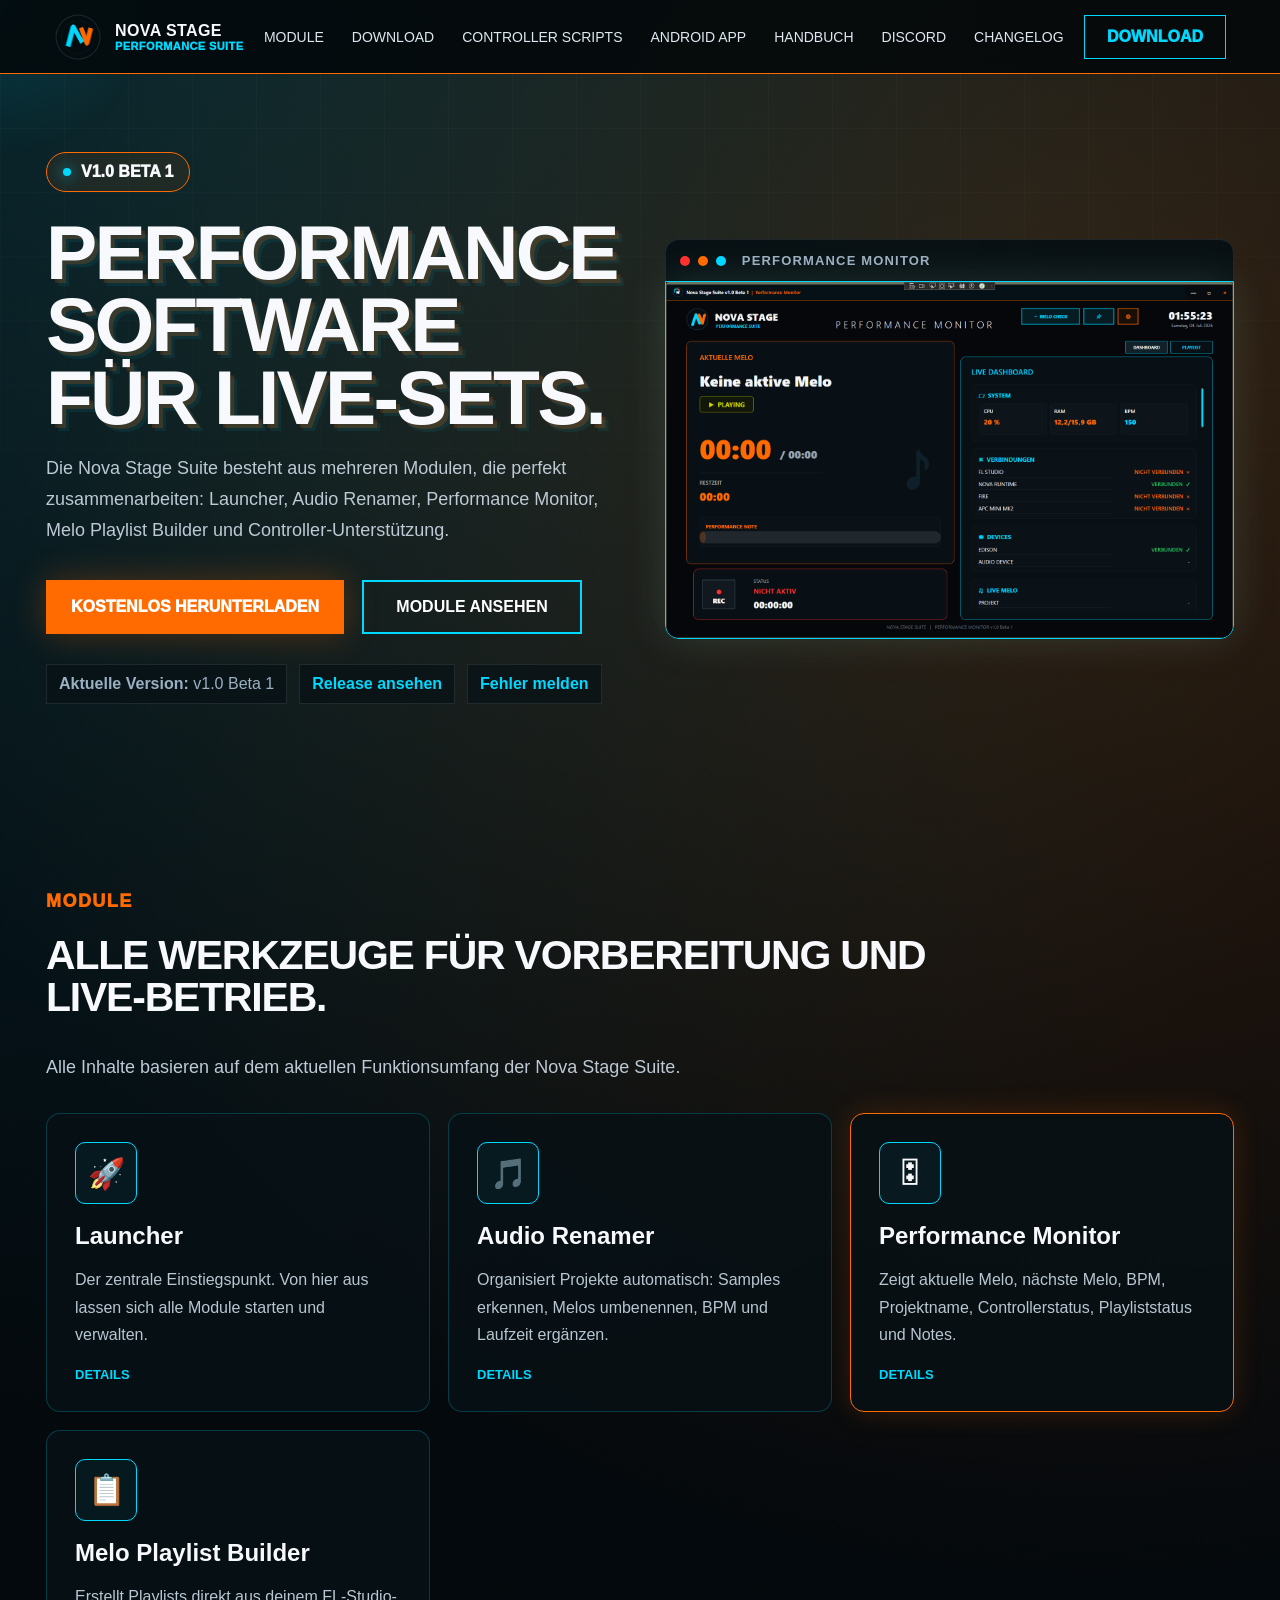
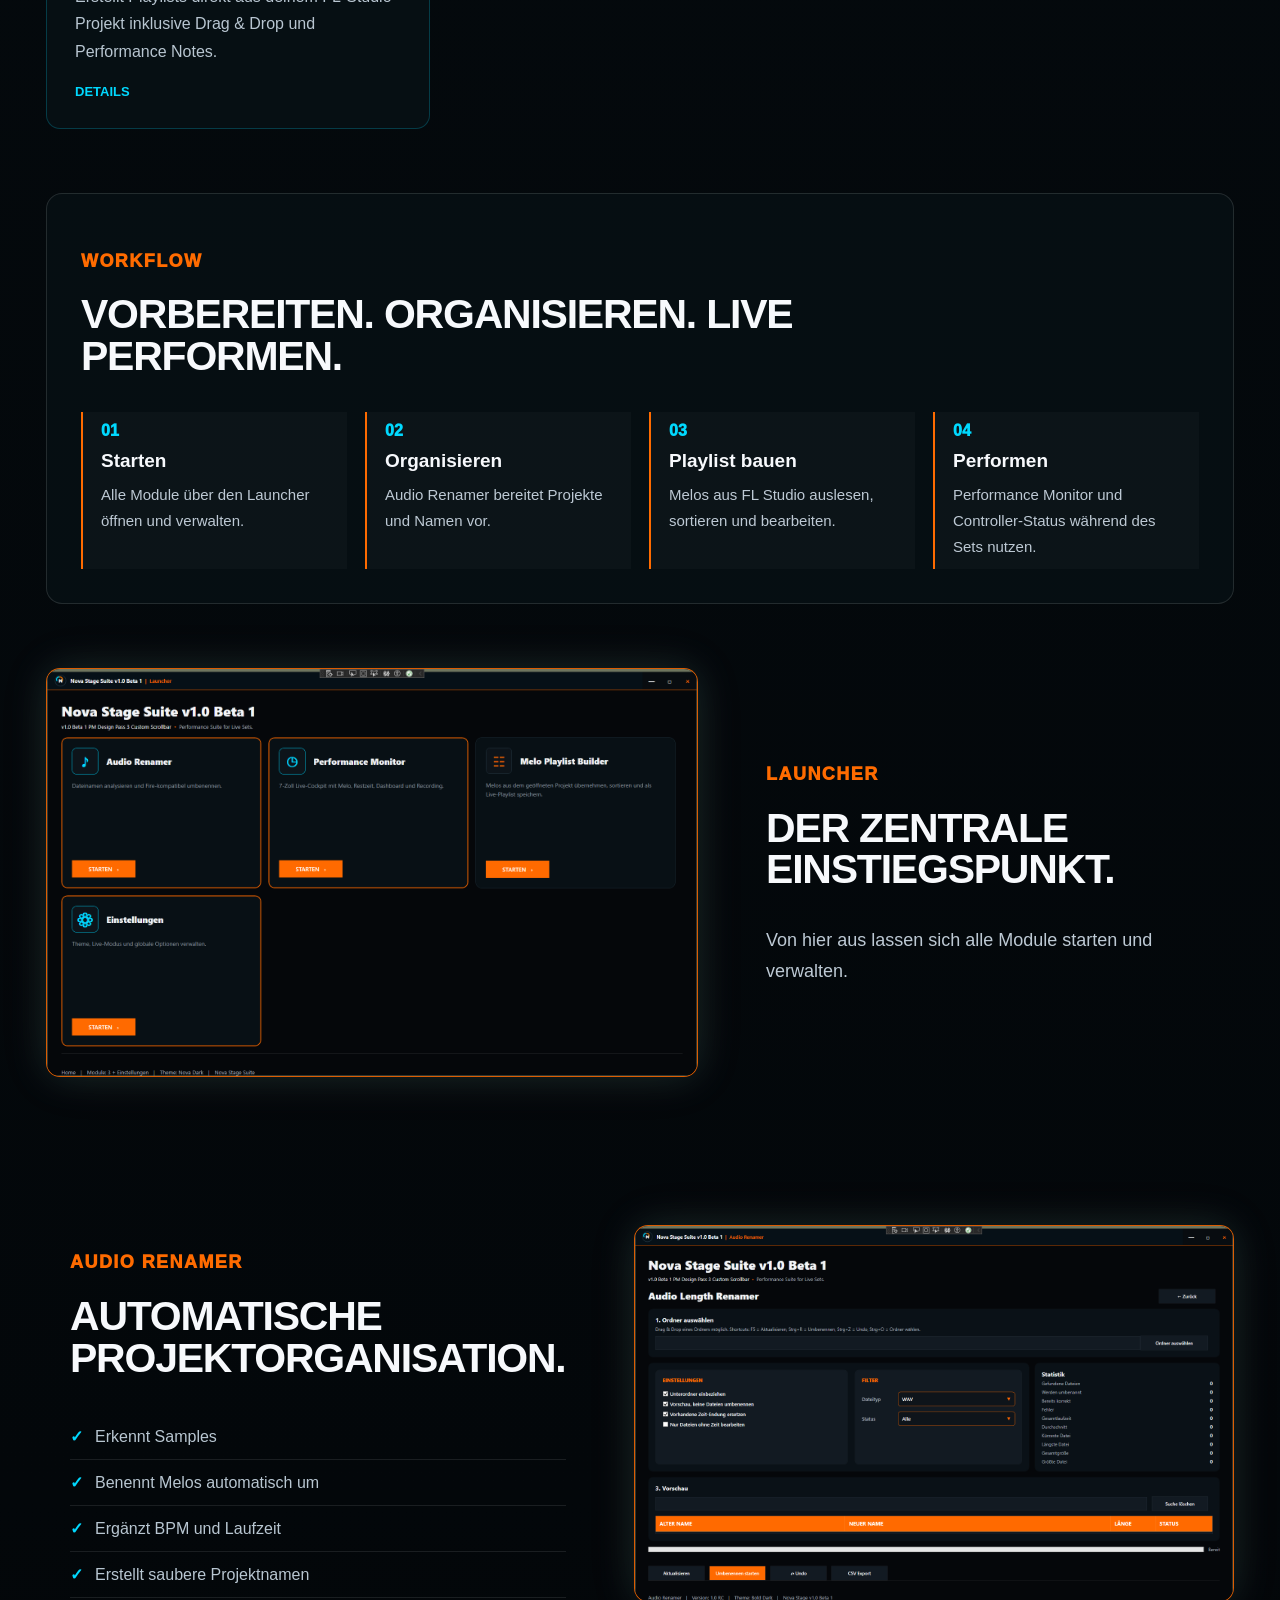
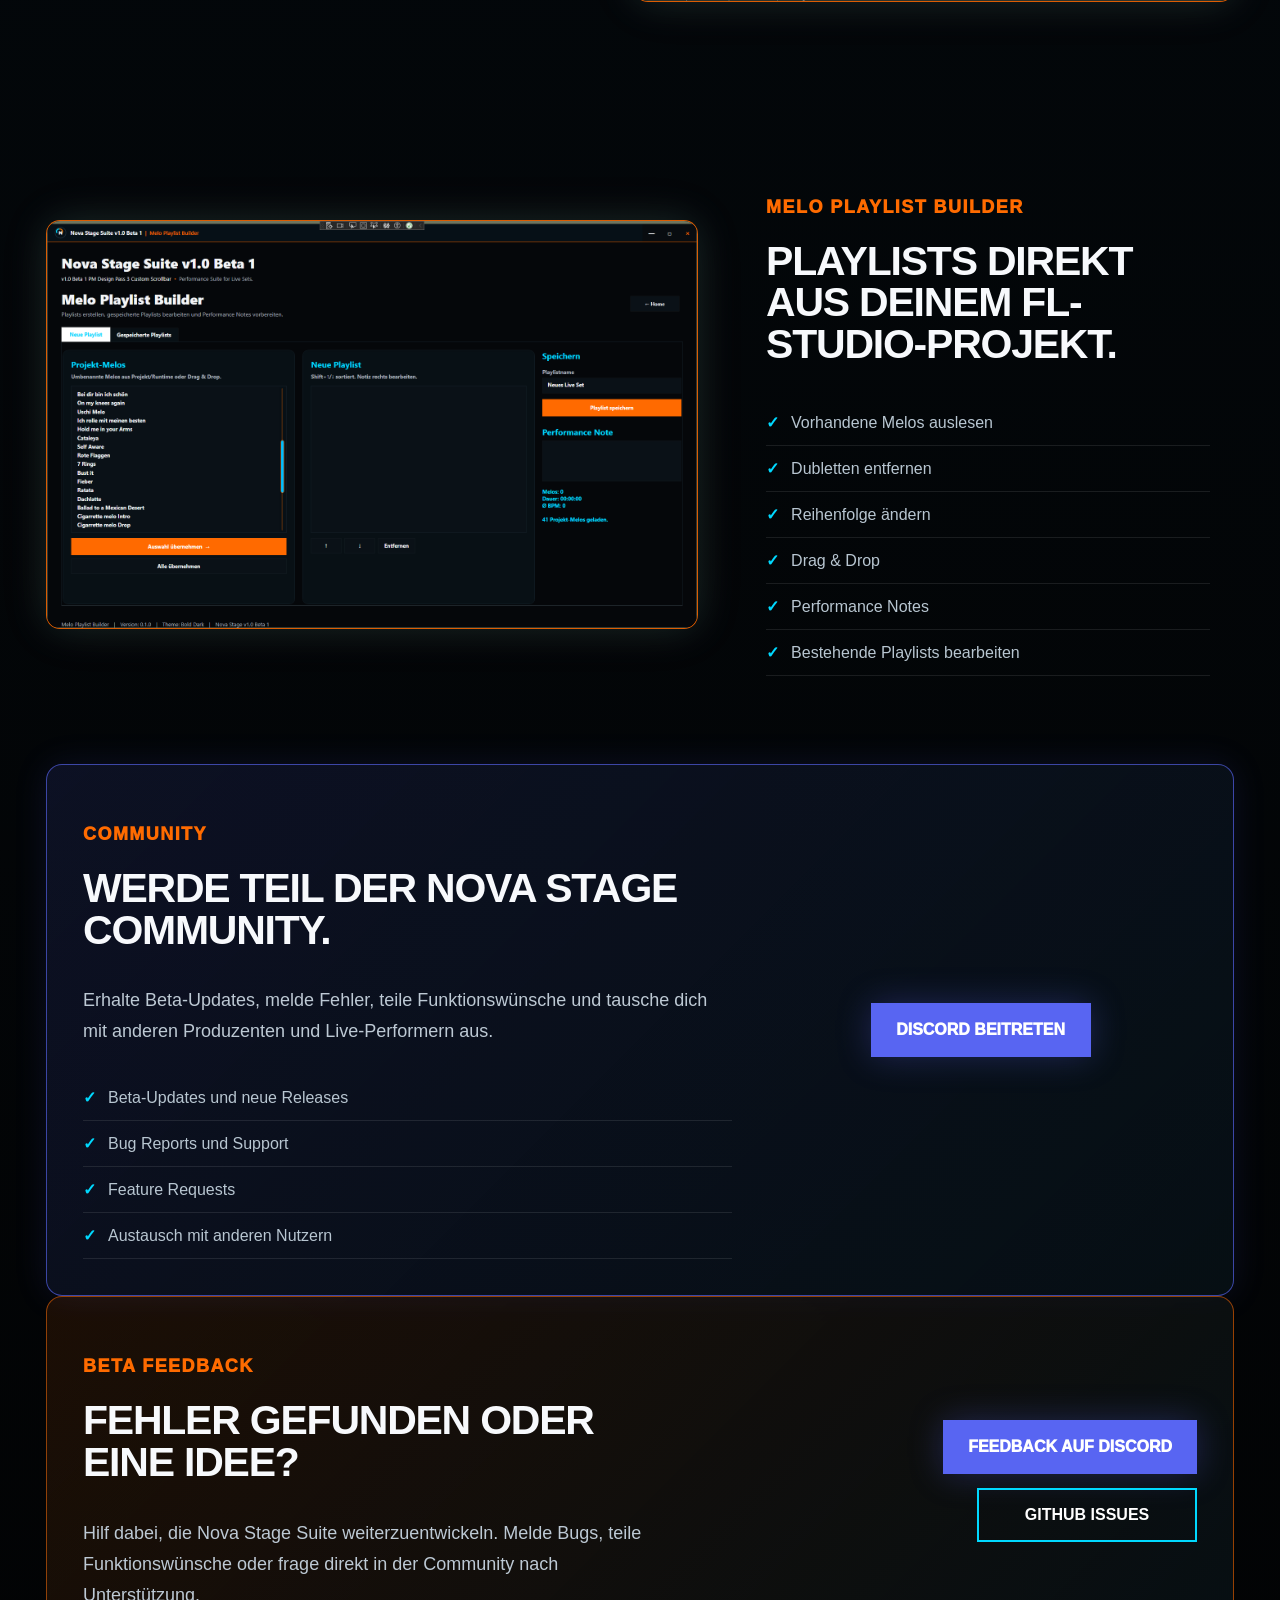
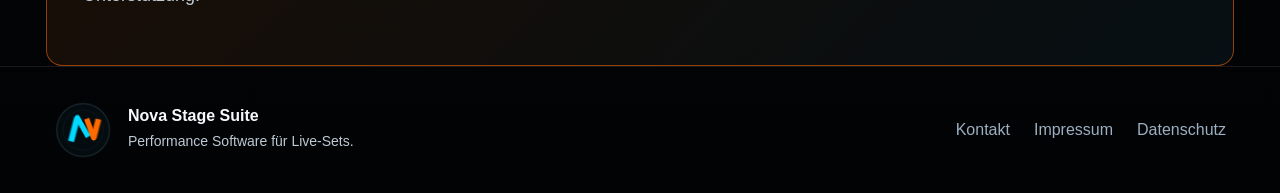
<file: index.html>
<!DOCTYPE html>
<html lang="de">
<head>
  <meta charset="UTF-8" />
  <meta name="viewport" content="width=device-width, initial-scale=1.0" />
  <title>Nova Stage Suite – Performance Software für Live-Sets</title>
  <meta name="description" content="Nova Stage Suite – modulare Performance Software für Live-Sets." />
  <link rel="icon" href="assets/logo/logo.png" />
  <link rel="stylesheet" href="css/main.css" />
  <script defer src="js/app.js"></script>
  

  <meta property="og:title" content="Nova Stage Suite" />
  <meta property="og:description" content="Modulare Performance Software für Live-Sets mit Launcher, Audio Renamer, Performance Monitor und Melo Playlist Builder." />
  <meta property="og:type" content="website" />
  <meta property="og:url" content="https://nova-stage.de" />
  <meta property="og:image" content="https://nova-stage.de/assets/screenshots/screenshot-performance-monitor.png" />
  <meta name="twitter:card" content="summary_large_image" />
  <meta name="twitter:title" content="Nova Stage Suite" />
  <meta name="twitter:description" content="Performance Software für Live-Sets." />
  <meta name="twitter:image" content="https://nova-stage.de/assets/screenshots/screenshot-performance-monitor.png" />
  <link rel="canonical" href="https://nova-stage.de" />

  <link rel="manifest" href="site.webmanifest" />
</head>
<body>
  <div class="ambient-grid" aria-hidden="true"></div>
  <div class="cursor-glow" aria-hidden="true"></div>
  <header class="site-header">
  <a class="brand" href="index.html">
    <img src="assets/logo/logo.png" alt="Nova Stage Suite Logo" />
    <span><strong>NOVA STAGE</strong><small>PERFORMANCE SUITE</small></span>
  </a>
  <button class="menu-button" aria-label="Navigation öffnen">☰</button>
  <nav class="nav">
    <a href="index.html#module">Module</a>
    <a href="download.html">Download</a>
    <a href="controller-scripts.html">Controller Scripts</a>
    <a href="download.html#android-app">Android App</a>
    <a href="handbuch.html">Handbuch</a>
    
    <a href="https://discord.gg/kv3p4N4aw9" target="_blank" rel="noopener noreferrer">Discord</a>
    <a href="changelog.html">Changelog</a>
    
  </nav>
  <a class="header-download" href="download.html">Download</a>
</header>
  <main id="home">
  <section class="hero section">
    <div class="hero-copy reveal">
      <div class="badge pulse-dot">v1.0 Beta 1</div>
      <h1>Performance Software für Live-Sets.</h1>
      <p>Die Nova Stage Suite besteht aus mehreren Modulen, die perfekt zusammenarbeiten: Launcher, Audio Renamer, Performance Monitor, Melo Playlist Builder und Controller-Unterstützung.</p>
      <div class="hero-actions">
        <a class="btn btn-primary" href="download.html">Kostenlos herunterladen</a>
        <a class="btn btn-secondary" href="#module">Module ansehen</a>
      </div>
      
        <div class="release-strip">
          <span><strong>Aktuelle Version:</strong> v1.0 Beta 1</span>
          <a href="https://github.com/akssir/nova-stage-website/releases/latest" target="_blank" rel="noopener noreferrer">Release ansehen</a>
          <a href="https://discord.gg/kv3p4N4aw9" target="_blank" rel="noopener noreferrer">Fehler melden</a>
        </div>
</div>
    <div class="hero-stage reveal">
      <div class="stage-topbar"><span class="led red"></span><span class="led orange"></span><span class="led cyan"></span><strong>PERFORMANCE MONITOR</strong></div>
      <div class="hero-visual neon-panel"><img src="assets/screenshots/screenshot-performance-monitor.png" alt="Nova Stage Performance Monitor" /></div>
    </div>
  </section>

  <section id="module" class="section">
    <div class="section-head reveal">
      <p class="eyebrow">Module</p>
      <h2>Alle Werkzeuge für Vorbereitung und Live-Betrieb.</h2>
      <p>Alle Inhalte basieren auf dem aktuellen Funktionsumfang der Nova Stage Suite.</p>
    </div>
    <div class="module-grid">
      <article class="module-card reveal"><div class="icon">🚀</div><h3>Launcher</h3><p>Der zentrale Einstiegspunkt. Von hier aus lassen sich alle Module starten und verwalten.</p><a href="modules/launcher.html">Details</a></article>
      <article class="module-card reveal"><div class="icon">🎵</div><h3>Audio Renamer</h3><p>Organisiert Projekte automatisch: Samples erkennen, Melos umbenennen, BPM und Laufzeit ergänzen.</p><a href="modules/audio-renamer.html">Details</a></article>
      <article class="module-card active reveal"><div class="icon">🎛</div><h3>Performance Monitor</h3><p>Zeigt aktuelle Melo, nächste Melo, BPM, Projektname, Controllerstatus, Playliststatus und Notes.</p><a href="modules/performance-monitor.html">Details</a></article>
      <article class="module-card reveal"><div class="icon">📋</div><h3>Melo Playlist Builder</h3><p>Erstellt Playlists direkt aus deinem FL-Studio-Projekt inklusive Drag & Drop und Performance Notes.</p><a href="modules/playlist-builder.html">Details</a></article>
</div>
  </section>

  <section class="section workflow reveal">
    <div class="section-head">
      <p class="eyebrow">Workflow</p>
      <h2>Vorbereiten. Organisieren. Live performen.</h2>
    </div>
    <div class="timeline">
      <div><span>01</span><strong>Starten</strong><p>Alle Module über den Launcher öffnen und verwalten.</p></div>
      <div><span>02</span><strong>Organisieren</strong><p>Audio Renamer bereitet Projekte und Namen vor.</p></div>
      <div><span>03</span><strong>Playlist bauen</strong><p>Melos aus FL Studio auslesen, sortieren und bearbeiten.</p></div>
      <div><span>04</span><strong>Performen</strong><p>Performance Monitor und Controller-Status während des Sets nutzen.</p></div>
    </div>
  </section>

  <section class="section feature-split">
    <div class="neon-panel screenshot-panel reveal"><img src="assets/screenshots/screenshot-launcher.png" alt="Launcher Screenshot" /></div>
    <div class="feature-copy reveal"><p class="eyebrow">Launcher</p><h2>Der zentrale Einstiegspunkt.</h2><p>Von hier aus lassen sich alle Module starten und verwalten.</p></div>
  </section>

  <section class="section feature-split reverse">
    <div class="feature-copy reveal"><p class="eyebrow">Audio Renamer</p><h2>Automatische Projektorganisation.</h2><ul class="check-list"><li>Erkennt Samples</li><li>Benennt Melos automatisch um</li><li>Ergänzt BPM und Laufzeit</li><li>Erstellt saubere Projektnamen</li></ul></div>
    <div class="neon-panel screenshot-panel reveal"><img src="assets/screenshots/screenshot-audio-renamer.png" alt="Audio Renamer Screenshot" /></div>
  </section>

  <section class="section feature-split">
    <div class="neon-panel screenshot-panel reveal"><img src="assets/screenshots/screenshot-playlist-builder.png" alt="Melo Playlist Builder Screenshot" /></div>
    <div class="feature-copy reveal"><p class="eyebrow">Melo Playlist Builder</p><h2>Playlists direkt aus deinem FL-Studio-Projekt.</h2><ul class="check-list"><li>Vorhandene Melos auslesen</li><li>Dubletten entfernen</li><li>Reihenfolge ändern</li><li>Drag & Drop</li><li>Performance Notes</li><li>Bestehende Playlists bearbeiten</li></ul></div>
  </section>

  <section id="community" class="section community-panel reveal">
    <div>
      <p class="eyebrow">Community</p>
      <h2>Werde Teil der Nova Stage Community.</h2>
      <p>
        Erhalte Beta-Updates, melde Fehler, teile Funktionswünsche und tausche dich
        mit anderen Produzenten und Live-Performern aus.
      </p>
      <ul class="check-list">
        <li>Beta-Updates und neue Releases</li>
        <li>Bug Reports und Support</li>
        <li>Feature Requests</li>
        <li>Austausch mit anderen Nutzern</li>
      </ul>
    </div>
    <div class="community-action">
      <a class="btn btn-primary discord-button"
         href="https://discord.gg/kv3p4N4aw9"
         target="_blank"
         rel="noopener noreferrer">
        Discord beitreten
      </a>
    </div>
  </section>


  <section id="feedback" class="section feedback-panel reveal">
    <div>
      <p class="eyebrow">Beta Feedback</p>
      <h2>Fehler gefunden oder eine Idee?</h2>
      <p>
        Hilf dabei, die Nova Stage Suite weiterzuentwickeln. Melde Bugs, teile
        Funktionswünsche oder frage direkt in der Community nach Unterstützung.
      </p>
    </div>
    <div class="feedback-actions">
      <a class="btn btn-primary discord-button"
         href="https://discord.gg/kv3p4N4aw9"
         target="_blank"
         rel="noopener noreferrer">
        Feedback auf Discord
      </a>
      <a class="btn btn-secondary"
         href="https://github.com/akssir/nova-stage-website/issues"
         target="_blank"
         rel="noopener noreferrer">
        GitHub Issues
      </a>
    </div>
  </section>

</main>
  <footer class="footer">
    <div class="footer-brand">
      <img src="assets/logo/logo.png" alt="" />
      <div><strong>Nova Stage Suite</strong><p>Performance Software für Live-Sets.</p></div>
    </div>
    <div class="footer-links">
      <a href="mailto:oliverrisska70@gmx.de">Kontakt</a>
      <a href="impressum.html">Impressum</a>
      <a href="datenschutz.html">Datenschutz</a>
    </div>
  </footer>
</body>
</html>
</file>
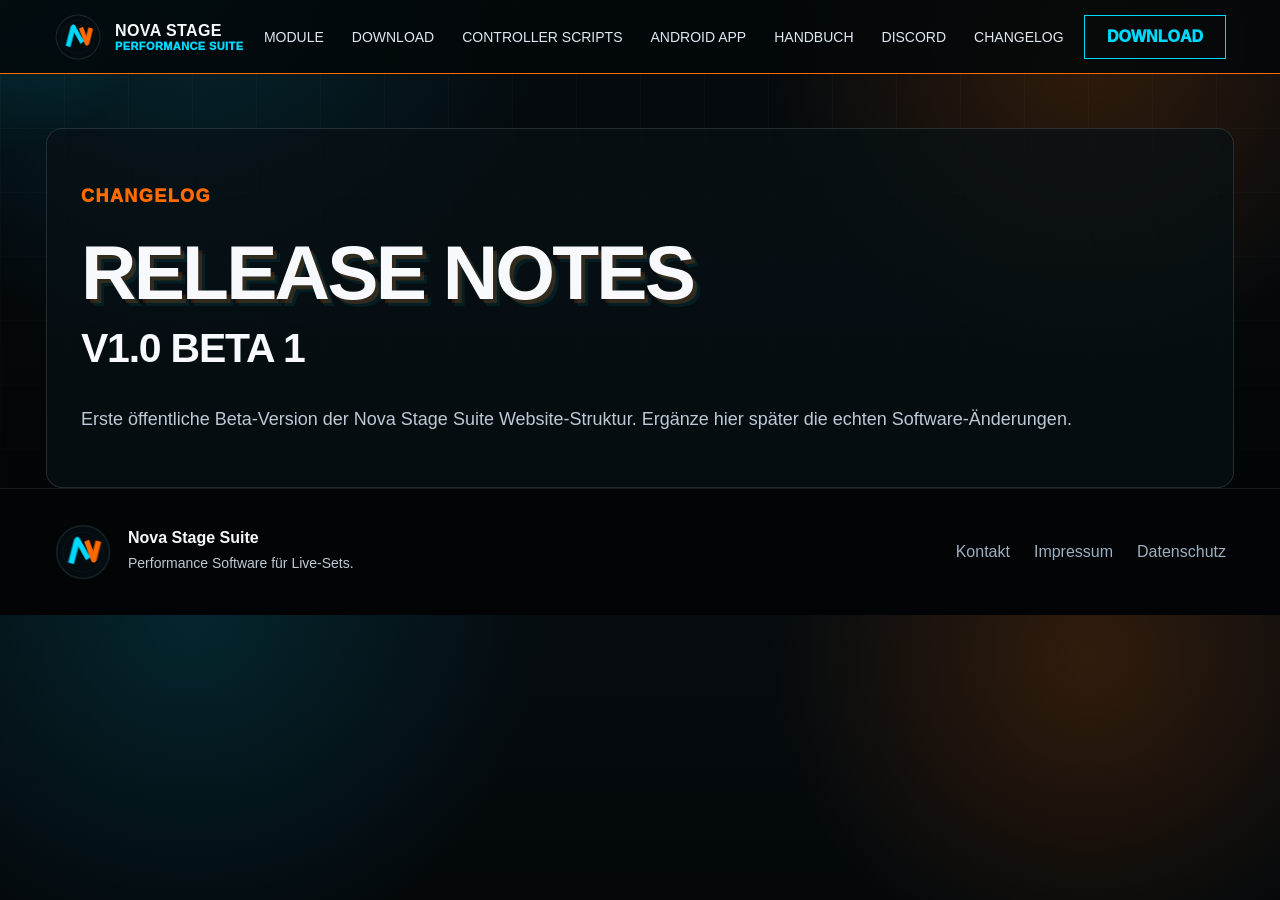
<file: changelog.html>
<!DOCTYPE html>
<html lang="de">
<head>
  <meta charset="UTF-8" />
  <meta name="viewport" content="width=device-width, initial-scale=1.0" />
  <title>Nova Stage Suite – Changelog</title>
  <meta name="description" content="Nova Stage Suite – modulare Performance Software für Live-Sets." />
  <link rel="icon" href="assets/logo/logo.png" />
  <link rel="stylesheet" href="css/main.css" />
  <script defer src="js/app.js"></script>
  

  <meta property="og:title" content="Nova Stage Suite" />
  <meta property="og:description" content="Modulare Performance Software für Live-Sets mit Launcher, Audio Renamer, Performance Monitor und Melo Playlist Builder." />
  <meta property="og:type" content="website" />
  <meta property="og:url" content="https://nova-stage.de" />
  <meta property="og:image" content="https://nova-stage.de/assets/screenshots/screenshot-performance-monitor.png" />
  <meta name="twitter:card" content="summary_large_image" />
  <meta name="twitter:title" content="Nova Stage Suite" />
  <meta name="twitter:description" content="Performance Software für Live-Sets." />
  <meta name="twitter:image" content="https://nova-stage.de/assets/screenshots/screenshot-performance-monitor.png" />
  <link rel="canonical" href="https://nova-stage.de" />

  <link rel="manifest" href="site.webmanifest" />
</head>
<body>
  <div class="ambient-grid" aria-hidden="true"></div>
  <div class="cursor-glow" aria-hidden="true"></div>
  <header class="site-header">
  <a class="brand" href="index.html">
    <img src="assets/logo/logo.png" alt="Nova Stage Suite Logo" />
    <span><strong>NOVA STAGE</strong><small>PERFORMANCE SUITE</small></span>
  </a>
  <button class="menu-button" aria-label="Navigation öffnen">☰</button>
  <nav class="nav">
    <a href="index.html#module">Module</a>
    <a href="download.html">Download</a>
    <a href="controller-scripts.html">Controller Scripts</a>
    <a href="download.html#android-app">Android App</a>
    <a href="handbuch.html">Handbuch</a>
    
    <a href="https://discord.gg/kv3p4N4aw9" target="_blank" rel="noopener noreferrer">Discord</a>
    <a href="changelog.html">Changelog</a>
    
  </nav>
  <a class="header-download" href="download.html">Download</a>
</header>
  <main class="section content-panel" style="margin-top:54px">
  <p class="eyebrow">Changelog</p>
  <h1>Release Notes</h1>
  <h2>v1.0 Beta 1</h2>
  <p>Erste öffentliche Beta-Version der Nova Stage Suite Website-Struktur. Ergänze hier später die echten Software-Änderungen.</p>
</main>
  <footer class="footer">
    <div class="footer-brand">
      <img src="assets/logo/logo.png" alt="" />
      <div><strong>Nova Stage Suite</strong><p>Performance Software für Live-Sets.</p></div>
    </div>
    <div class="footer-links">
      <a href="mailto:oliverrisska70@gmx.de">Kontakt</a>
      <a href="impressum.html">Impressum</a>
      <a href="datenschutz.html">Datenschutz</a>
    </div>
  </footer>
</body>
</html>
</file>
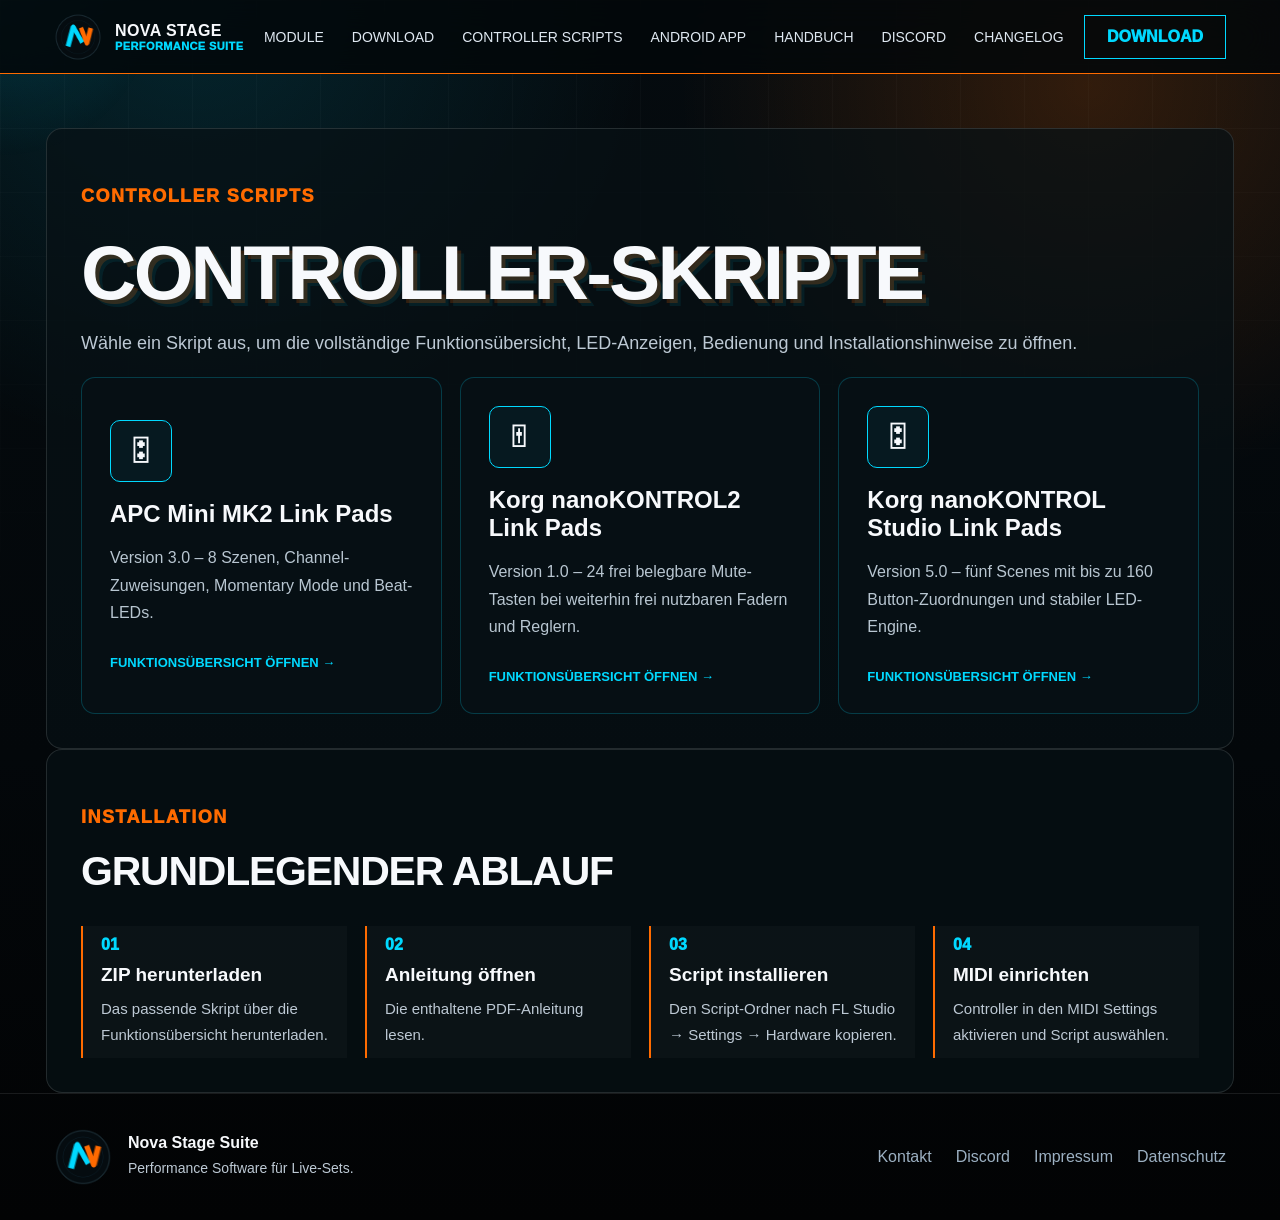
<file: controller-scripts.html>
<!DOCTYPE html>
<html lang="de">
<head>
  <meta charset="UTF-8" />
  <meta name="viewport" content="width=device-width, initial-scale=1.0" />
  <title>Nova Stage Suite – Controller Scripts</title>
  <meta name="description" content="Controller-Skripte für APC Mini MK2, Korg nanoKONTROL2 und Korg nanoKONTROL Studio." />
  <link rel="icon" href="assets/logo/logo.png" />
  <link rel="stylesheet" href="css/main.css" />
  <script defer src="js/app.js"></script>
  <script defer src="js/controller-scripts.js"></script>
  <link rel="manifest" href="site.webmanifest" />
</head>
<body>
  <div class="ambient-grid" aria-hidden="true"></div>
  <div class="cursor-glow" aria-hidden="true"></div>

  <header class="site-header">
    <a class="brand" href="index.html">
      <img src="assets/logo/logo.png" alt="Nova Stage Suite Logo" />
      <span><strong>NOVA STAGE</strong><small>PERFORMANCE SUITE</small></span>
    </a>
    <button class="menu-button" aria-label="Navigation öffnen">☰</button>
    <nav class="nav">
      <a href="index.html#module">Module</a>
      <a href="download.html">Download</a>
      <a href="controller-scripts.html">Controller Scripts</a>
    <a href="download.html#android-app">Android App</a>
    <a href="handbuch.html">Handbuch</a>
      
      <a href="https://discord.gg/kv3p4N4aw9" target="_blank" rel="noopener noreferrer">Discord</a>
      <a href="changelog.html">Changelog</a>
      
    </nav>
    <a class="header-download" href="download.html">Download</a>
  </header>

  <main>
    <section class="section content-panel" style="margin-top:54px">
      <p class="eyebrow">Controller Scripts</p>
      <h1>Controller-Skripte</h1>
      <p>
        Wähle ein Skript aus, um die vollständige Funktionsübersicht,
        LED-Anzeigen, Bedienung und Installationshinweise zu öffnen.
      </p>

      <div class="controller-grid script-grid">
        <button class="module-card script-card reveal" type="button" data-script="apc">
          <div class="icon">🎛</div>
          <h3>APC Mini MK2 Link Pads</h3>
          <p>Version 3.0 – 8 Szenen, Channel-Zuweisungen, Momentary Mode und Beat-LEDs.</p>
          <span class="card-link">Funktionsübersicht öffnen →</span>
        </button>

        <button class="module-card script-card reveal" type="button" data-script="korg2">
          <div class="icon">🎚</div>
          <h3>Korg nanoKONTROL2 Link Pads</h3>
          <p>Version 1.0 – 24 frei belegbare Mute-Tasten bei weiterhin frei nutzbaren Fadern und Reglern.</p>
          <span class="card-link">Funktionsübersicht öffnen →</span>
        </button>

        <button class="module-card script-card reveal" type="button" data-script="korgstudio">
          <div class="icon">🎛</div>
          <h3>Korg nanoKONTROL Studio Link Pads</h3>
          <p>Version 5.0 – fünf Scenes mit bis zu 160 Button-Zuordnungen und stabiler LED-Engine.</p>
          <span class="card-link">Funktionsübersicht öffnen →</span>
        </button>
      </div>
    </section>

    <section class="section workflow reveal">
      <div class="section-head">
        <p class="eyebrow">Installation</p>
        <h2>Grundlegender Ablauf</h2>
      </div>
      <div class="timeline">
        <div><span>01</span><strong>ZIP herunterladen</strong><p>Das passende Skript über die Funktionsübersicht herunterladen.</p></div>
        <div><span>02</span><strong>Anleitung öffnen</strong><p>Die enthaltene PDF-Anleitung lesen.</p></div>
        <div><span>03</span><strong>Script installieren</strong><p>Den Script-Ordner nach FL Studio → Settings → Hardware kopieren.</p></div>
        <div><span>04</span><strong>MIDI einrichten</strong><p>Controller in den MIDI Settings aktivieren und Script auswählen.</p></div>
      </div>
    </section>
  </main>

  <div class="script-modal" id="script-modal" aria-hidden="true">
    <div class="script-modal-backdrop" data-close-modal></div>
    <section class="script-modal-dialog" role="dialog" aria-modal="true" aria-labelledby="script-modal-title">
      <button class="script-modal-close" type="button" aria-label="Fenster schließen" data-close-modal>×</button>
      <p class="eyebrow" id="script-modal-version"></p>
      <h2 id="script-modal-title"></h2>
      <p id="script-modal-summary"></p>

      <div class="script-detail-columns">
        <div>
          <h3>Funktionen</h3>
          <ul class="check-list" id="script-modal-features"></ul>
        </div>
        <div>
          <h3>LED-Anzeige &amp; Speicherung</h3>
          <ul class="check-list" id="script-modal-led"></ul>
        </div>
      </div>

      <div class="script-install-box">
        <h3>Installation</h3>
        <ol id="script-modal-install"></ol>
      </div>

      <div class="script-modal-actions">
        <a class="btn btn-primary" id="script-modal-download" href="#">ZIP herunterladen</a>
        <button class="btn btn-secondary" type="button" data-close-modal>Schließen</button>
      </div>
    </section>
  </div>

  <footer class="footer">
    <div class="footer-brand">
      <img src="assets/logo/logo.png" alt="" />
      <div><strong>Nova Stage Suite</strong><p>Performance Software für Live-Sets.</p></div>
    </div>
    <div class="footer-links">
      <a href="mailto:oliverrisska70@gmx.de">Kontakt</a>
      <a href="https://discord.gg/kv3p4N4aw9" target="_blank" rel="noopener noreferrer">Discord</a>
      <a href="impressum.html">Impressum</a>
      <a href="datenschutz.html">Datenschutz</a>
    </div>
  </footer>
</body>
</html>
</file>
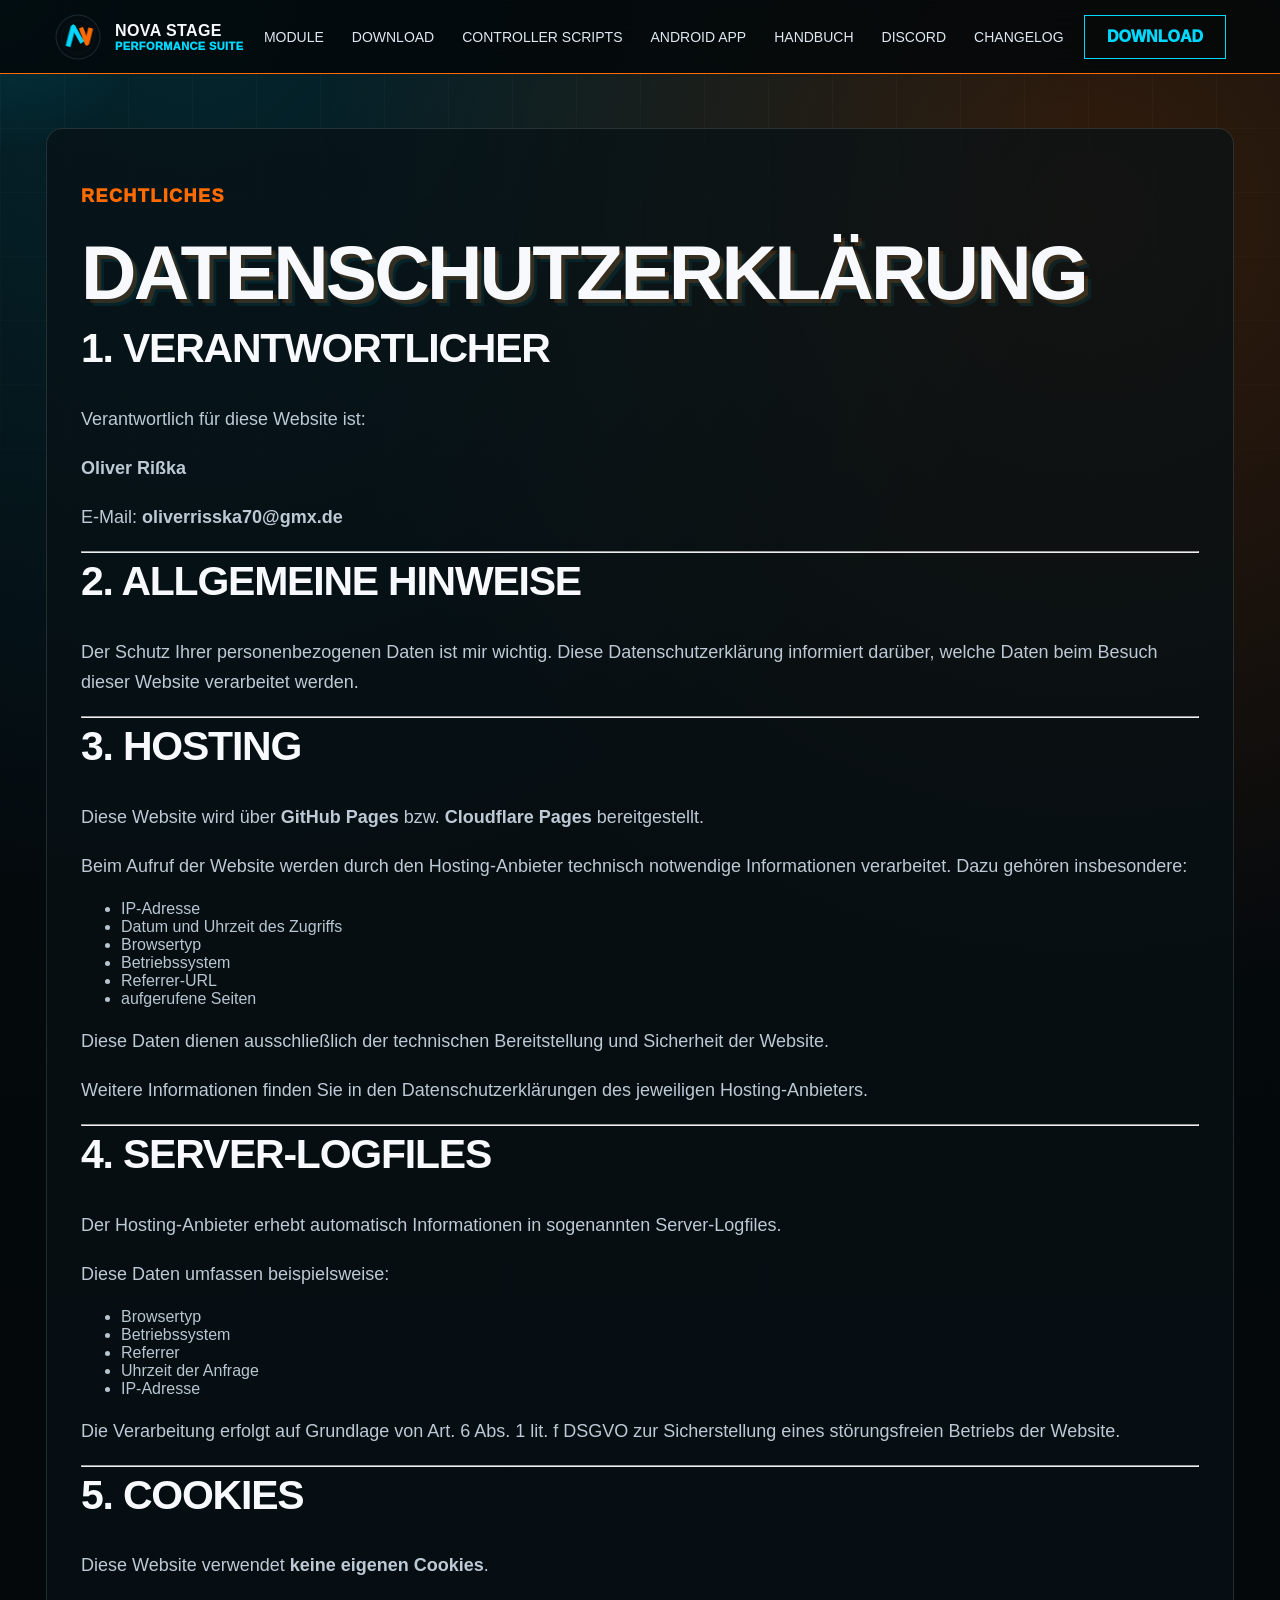
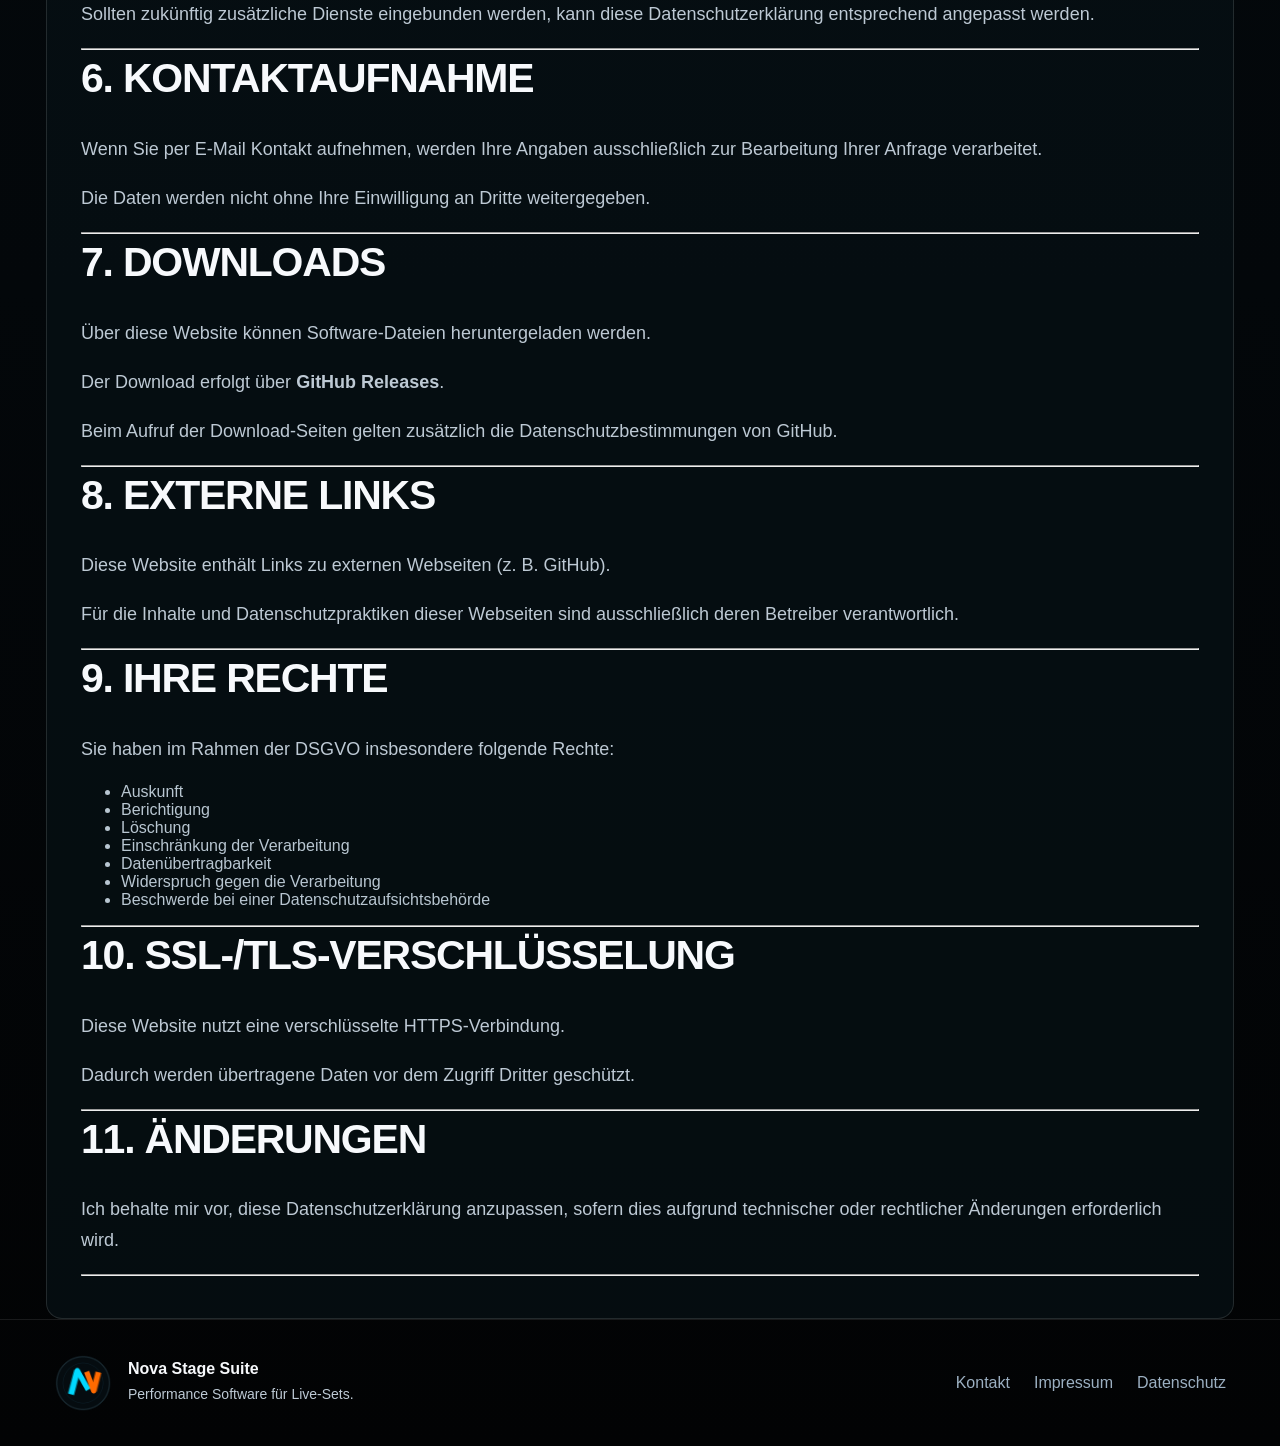
<file: datenschutz.html>
<!DOCTYPE html>
<html lang="de">
<head>
  <meta charset="UTF-8" />
  <meta name="viewport" content="width=device-width, initial-scale=1.0" />
  <title>Nova Stage Suite – Datenschutz</title>
  <link rel="icon" href="assets/logo/logo.png" />
  <link rel="stylesheet" href="css/main.css" />
  <script defer src="js/app.js"></script>
  <!-- Rechtstext aus hochgeladener TXT-Datei eingefügt -->

  <meta property="og:title" content="Nova Stage Suite" />
  <meta property="og:description" content="Modulare Performance Software für Live-Sets mit Launcher, Audio Renamer, Performance Monitor und Melo Playlist Builder." />
  <meta property="og:type" content="website" />
  <meta property="og:url" content="https://nova-stage.de" />
  <meta property="og:image" content="https://nova-stage.de/assets/screenshots/screenshot-performance-monitor.png" />
  <meta name="twitter:card" content="summary_large_image" />
  <meta name="twitter:title" content="Nova Stage Suite" />
  <meta name="twitter:description" content="Performance Software für Live-Sets." />
  <meta name="twitter:image" content="https://nova-stage.de/assets/screenshots/screenshot-performance-monitor.png" />
  <link rel="canonical" href="https://nova-stage.de" />

  <link rel="manifest" href="site.webmanifest" />
</head>
<body>
  <div class="ambient-grid" aria-hidden="true"></div>
  <div class="cursor-glow" aria-hidden="true"></div>

  <header class="site-header">
    <a class="brand" href="index.html">
      <img src="assets/logo/logo.png" alt="Nova Stage Suite Logo" />
      <span><strong>NOVA STAGE</strong><small>PERFORMANCE SUITE</small></span>
    </a>
    <button class="menu-button" aria-label="Navigation öffnen">☰</button>
    <nav class="nav">
      <a href="index.html#module">Module</a>
      <a href="download.html">Download</a>
    <a href="controller-scripts.html">Controller Scripts</a>
    <a href="download.html#android-app">Android App</a>
    <a href="handbuch.html">Handbuch</a>
      
      <a href="https://discord.gg/kv3p4N4aw9" target="_blank" rel="noopener noreferrer">Discord</a>
    <a href="changelog.html">Changelog</a>
      
    </nav>
    <a class="header-download" href="download.html">Download</a>
  </header>

  <main class="section content-panel legal-page" style="margin-top:54px">
    <p class="eyebrow">Rechtliches</p>
    <h1>Datenschutzerklärung</h1>
<h2>1. Verantwortlicher</h2>
<p>Verantwortlich für diese Website ist:</p>
<p><strong>Oliver Rißka</strong></p>
<p>E-Mail: <strong>oliverrisska70@gmx.de</strong></p>
<hr>
<h2>2. Allgemeine Hinweise</h2>
<p>Der Schutz Ihrer personenbezogenen Daten ist mir wichtig. Diese Datenschutzerklärung informiert darüber, welche Daten beim Besuch dieser Website verarbeitet werden.</p>
<hr>
<h2>3. Hosting</h2>
<p>Diese Website wird über <strong>GitHub Pages</strong> bzw. <strong>Cloudflare Pages</strong> bereitgestellt.</p>
<p>Beim Aufruf der Website werden durch den Hosting-Anbieter technisch notwendige Informationen verarbeitet. Dazu gehören insbesondere:</p>
<ul>
<li>IP-Adresse</li>
<li>Datum und Uhrzeit des Zugriffs</li>
<li>Browsertyp</li>
<li>Betriebssystem</li>
<li>Referrer-URL</li>
<li>aufgerufene Seiten</li>
</ul>
<p>Diese Daten dienen ausschließlich der technischen Bereitstellung und Sicherheit der Website.</p>
<p>Weitere Informationen finden Sie in den Datenschutzerklärungen des jeweiligen Hosting-Anbieters.</p>
<hr>
<h2>4. Server-Logfiles</h2>
<p>Der Hosting-Anbieter erhebt automatisch Informationen in sogenannten Server-Logfiles.</p>
<p>Diese Daten umfassen beispielsweise:</p>
<ul>
<li>Browsertyp</li>
<li>Betriebssystem</li>
<li>Referrer</li>
<li>Uhrzeit der Anfrage</li>
<li>IP-Adresse</li>
</ul>
<p>Die Verarbeitung erfolgt auf Grundlage von Art. 6 Abs. 1 lit. f DSGVO zur Sicherstellung eines störungsfreien Betriebs der Website.</p>
<hr>
<h2>5. Cookies</h2>
<p>Diese Website verwendet <strong>keine eigenen Cookies</strong>.</p>
<p>Sollten zukünftig zusätzliche Dienste eingebunden werden, kann diese Datenschutzerklärung entsprechend angepasst werden.</p>
<hr>
<h2>6. Kontaktaufnahme</h2>
<p>Wenn Sie per E-Mail Kontakt aufnehmen, werden Ihre Angaben ausschließlich zur Bearbeitung Ihrer Anfrage verarbeitet.</p>
<p>Die Daten werden nicht ohne Ihre Einwilligung an Dritte weitergegeben.</p>
<hr>
<h2>7. Downloads</h2>
<p>Über diese Website können Software-Dateien heruntergeladen werden.</p>
<p>Der Download erfolgt über <strong>GitHub Releases</strong>.</p>
<p>Beim Aufruf der Download-Seiten gelten zusätzlich die Datenschutzbestimmungen von GitHub.</p>
<hr>
<h2>8. Externe Links</h2>
<p>Diese Website enthält Links zu externen Webseiten (z. B. GitHub).</p>
<p>Für die Inhalte und Datenschutzpraktiken dieser Webseiten sind ausschließlich deren Betreiber verantwortlich.</p>
<hr>
<h2>9. Ihre Rechte</h2>
<p>Sie haben im Rahmen der DSGVO insbesondere folgende Rechte:</p>
<ul>
<li>Auskunft</li>
<li>Berichtigung</li>
<li>Löschung</li>
<li>Einschränkung der Verarbeitung</li>
<li>Datenübertragbarkeit</li>
<li>Widerspruch gegen die Verarbeitung</li>
<li>Beschwerde bei einer Datenschutzaufsichtsbehörde</li>
</ul>
<hr>
<h2>10. SSL-/TLS-Verschlüsselung</h2>
<p>Diese Website nutzt eine verschlüsselte HTTPS-Verbindung.</p>
<p>Dadurch werden übertragene Daten vor dem Zugriff Dritter geschützt.</p>
<hr>
<h2>11. Änderungen</h2>
<p>Ich behalte mir vor, diese Datenschutzerklärung anzupassen, sofern dies aufgrund technischer oder rechtlicher Änderungen erforderlich wird.</p>
<hr>
  </main>

  <footer class="footer">
    <div class="footer-brand">
      <img src="assets/logo/logo.png" alt="" />
      <div><strong>Nova Stage Suite</strong><p>Performance Software für Live-Sets.</p></div>
    </div>
    <div class="footer-links">
      <a href="mailto:oliverrisska70@gmx.de">Kontakt</a>
      <a href="impressum.html">Impressum</a>
      <a href="datenschutz.html">Datenschutz</a>
    </div>
  </footer>
</body>
</html>
</file>
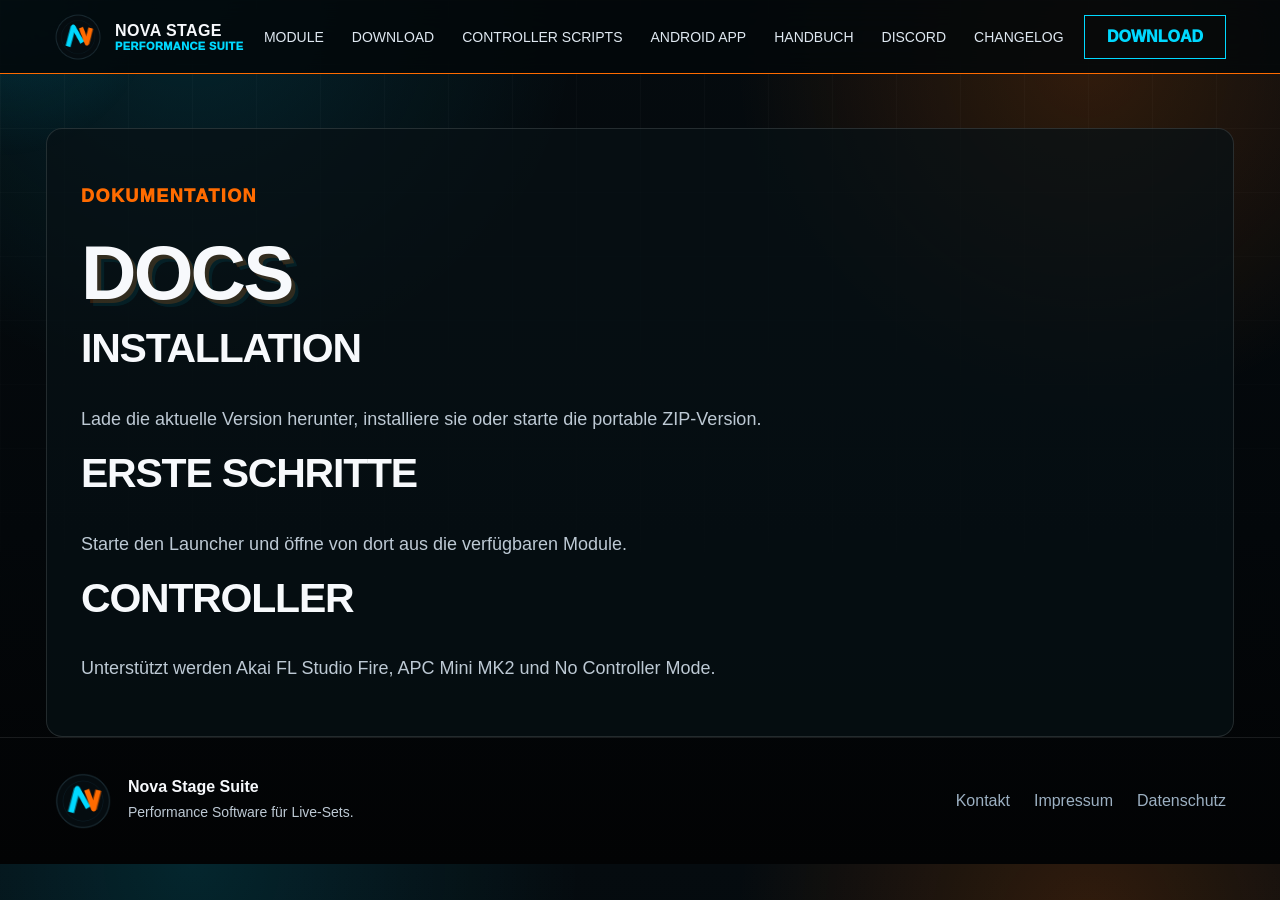
<file: docs.html>
<!DOCTYPE html>
<html lang="de">
<head>
  <meta charset="UTF-8" />
  <meta name="viewport" content="width=device-width, initial-scale=1.0" />
  <title>Nova Stage Suite – Dokumentation</title>
  <meta name="description" content="Nova Stage Suite – modulare Performance Software für Live-Sets." />
  <link rel="icon" href="assets/logo/logo.png" />
  <link rel="stylesheet" href="css/main.css" />
  <script defer src="js/app.js"></script>
  

  <meta property="og:title" content="Nova Stage Suite" />
  <meta property="og:description" content="Modulare Performance Software für Live-Sets mit Launcher, Audio Renamer, Performance Monitor und Melo Playlist Builder." />
  <meta property="og:type" content="website" />
  <meta property="og:url" content="https://nova-stage.de" />
  <meta property="og:image" content="https://nova-stage.de/assets/screenshots/screenshot-performance-monitor.png" />
  <meta name="twitter:card" content="summary_large_image" />
  <meta name="twitter:title" content="Nova Stage Suite" />
  <meta name="twitter:description" content="Performance Software für Live-Sets." />
  <meta name="twitter:image" content="https://nova-stage.de/assets/screenshots/screenshot-performance-monitor.png" />
  <link rel="canonical" href="https://nova-stage.de" />

  <link rel="manifest" href="site.webmanifest" />
</head>
<body>
  <div class="ambient-grid" aria-hidden="true"></div>
  <div class="cursor-glow" aria-hidden="true"></div>
  <header class="site-header">
  <a class="brand" href="index.html">
    <img src="assets/logo/logo.png" alt="Nova Stage Suite Logo" />
    <span><strong>NOVA STAGE</strong><small>PERFORMANCE SUITE</small></span>
  </a>
  <button class="menu-button" aria-label="Navigation öffnen">☰</button>
  <nav class="nav">
    <a href="index.html#module">Module</a>
    <a href="download.html">Download</a>
    <a href="controller-scripts.html">Controller Scripts</a>
    <a href="download.html#android-app">Android App</a>
    <a href="handbuch.html">Handbuch</a>
    
    <a href="https://discord.gg/kv3p4N4aw9" target="_blank" rel="noopener noreferrer">Discord</a>
    <a href="changelog.html">Changelog</a>
    
  </nav>
  <a class="header-download" href="download.html">Download</a>
</header>
  <main class="section docs-panel" style="margin-top:54px">
  <p class="eyebrow">Dokumentation</p>
  <h1>Docs</h1>
  <section id="installation"><h2>Installation</h2><p>Lade die aktuelle Version herunter, installiere sie oder starte die portable ZIP-Version.</p></section>
  <section id="erste-schritte"><h2>Erste Schritte</h2><p>Starte den Launcher und öffne von dort aus die verfügbaren Module.</p></section>
  <section id="controller"><h2>Controller</h2><p>Unterstützt werden Akai FL Studio Fire, APC Mini MK2 und No Controller Mode.</p></section>
</main>
  <footer class="footer">
    <div class="footer-brand">
      <img src="assets/logo/logo.png" alt="" />
      <div><strong>Nova Stage Suite</strong><p>Performance Software für Live-Sets.</p></div>
    </div>
    <div class="footer-links">
      <a href="mailto:oliverrisska70@gmx.de">Kontakt</a>
      <a href="impressum.html">Impressum</a>
      <a href="datenschutz.html">Datenschutz</a>
    </div>
  </footer>
</body>
</html>
</file>
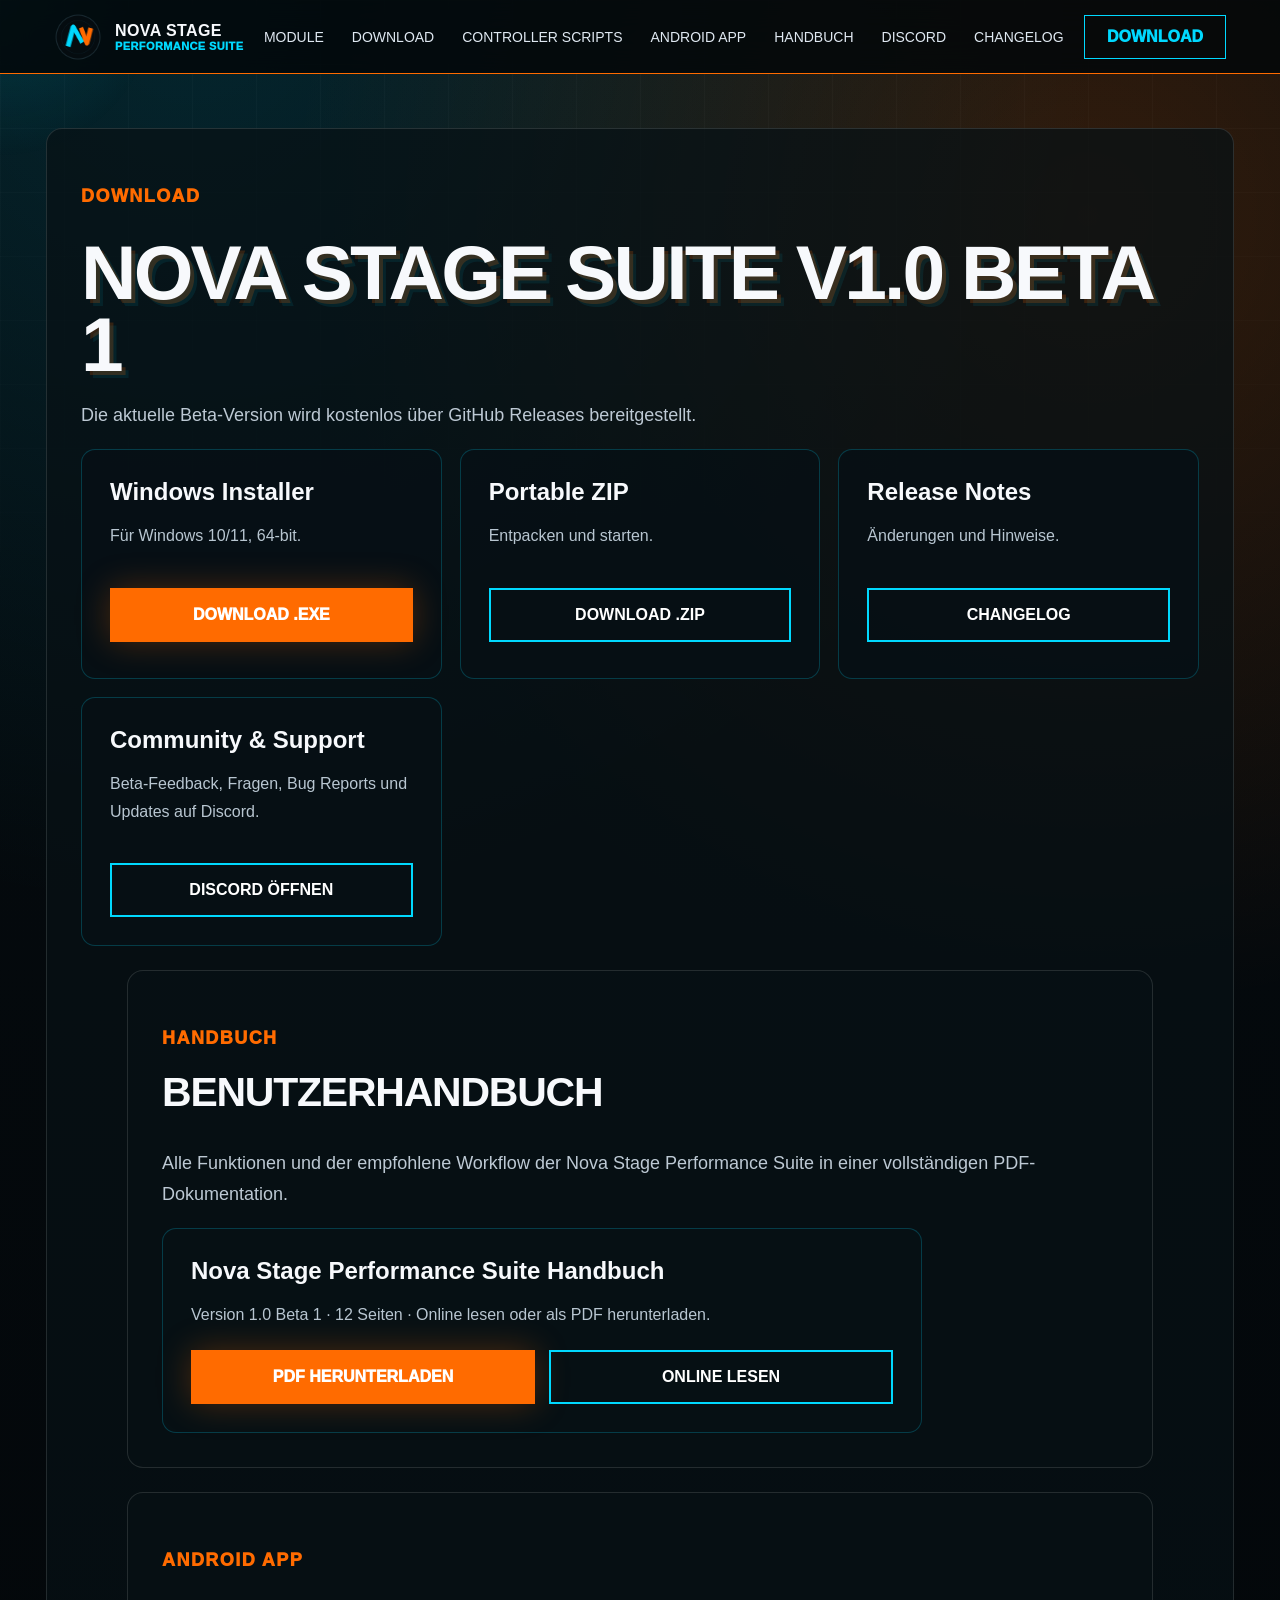
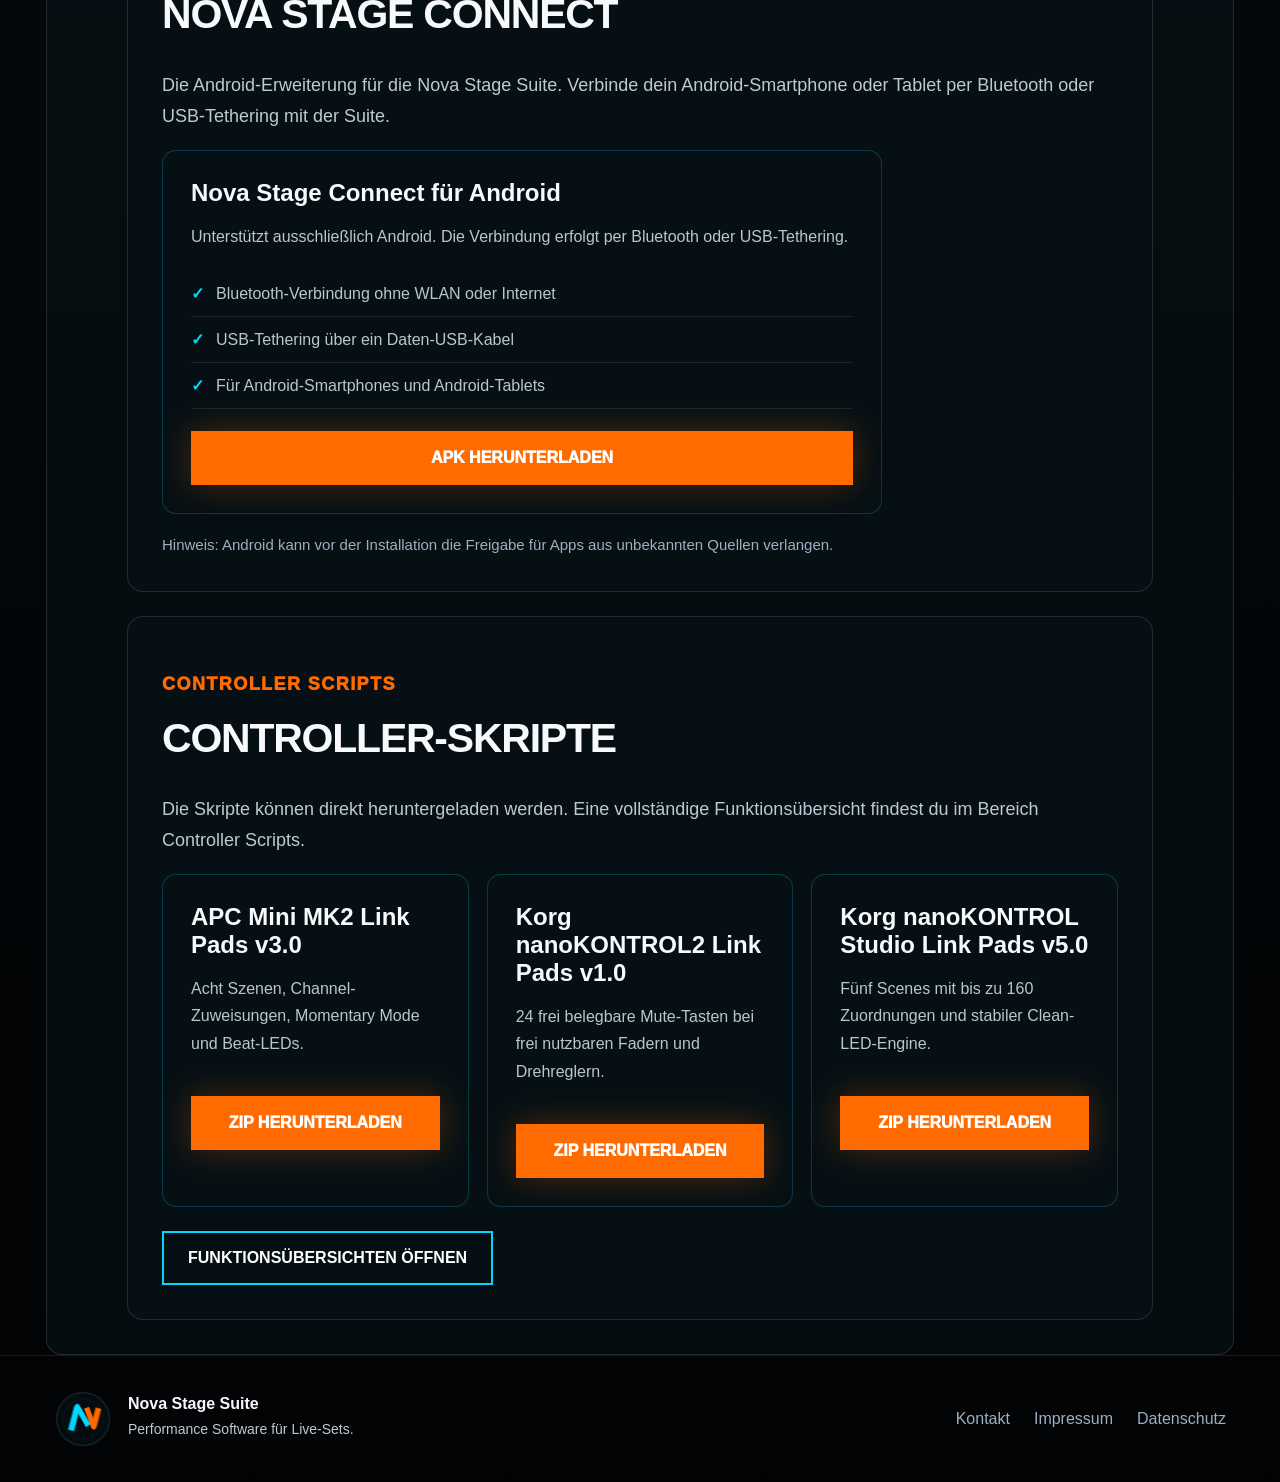
<file: download.html>
<!DOCTYPE html>
<html lang="de">
<head>
  <meta charset="UTF-8" />
  <meta name="viewport" content="width=device-width, initial-scale=1.0" />
  <title>Nova Stage Suite – Download</title>
  <meta name="description" content="Nova Stage Suite – modulare Performance Software für Live-Sets." />
  <link rel="icon" href="assets/logo/logo.png" />
  <link rel="stylesheet" href="css/main.css" />
  <script defer src="js/app.js"></script>
  

  <meta property="og:title" content="Nova Stage Suite" />
  <meta property="og:description" content="Modulare Performance Software für Live-Sets mit Launcher, Audio Renamer, Performance Monitor und Melo Playlist Builder." />
  <meta property="og:type" content="website" />
  <meta property="og:url" content="https://nova-stage.de" />
  <meta property="og:image" content="https://nova-stage.de/assets/screenshots/screenshot-performance-monitor.png" />
  <meta name="twitter:card" content="summary_large_image" />
  <meta name="twitter:title" content="Nova Stage Suite" />
  <meta name="twitter:description" content="Performance Software für Live-Sets." />
  <meta name="twitter:image" content="https://nova-stage.de/assets/screenshots/screenshot-performance-monitor.png" />
  <link rel="canonical" href="https://nova-stage.de" />

  <link rel="manifest" href="site.webmanifest" />
</head>
<body>
  <div class="ambient-grid" aria-hidden="true"></div>
  <div class="cursor-glow" aria-hidden="true"></div>
  <header class="site-header">
  <a class="brand" href="index.html">
    <img src="assets/logo/logo.png" alt="Nova Stage Suite Logo" />
    <span><strong>NOVA STAGE</strong><small>PERFORMANCE SUITE</small></span>
  </a>
  <button class="menu-button" aria-label="Navigation öffnen">☰</button>
  <nav class="nav">
    <a href="index.html#module">Module</a>
    <a href="download.html">Download</a>
    <a href="controller-scripts.html">Controller Scripts</a>
    <a href="download.html#android-app">Android App</a>
    <a href="handbuch.html">Handbuch</a>
    
    <a href="https://discord.gg/kv3p4N4aw9" target="_blank" rel="noopener noreferrer">Discord</a>
    <a href="changelog.html">Changelog</a>
    
  </nav>
  <a class="header-download" href="download.html">Download</a>
</header>
  <main class="section download-panel" style="margin-top:54px">
  <p class="eyebrow">Download</p>
  <h1>Nova Stage Suite v1.0 Beta 1</h1>
  <p>Die aktuelle Beta-Version wird kostenlos über GitHub Releases bereitgestellt.</p>
  <div class="download-grid">
    <article class="download-card"><h3>Windows Installer</h3><p>Für Windows 10/11, 64-bit.</p><a class="btn btn-primary" href="https://github.com/akssir/nova-stage-website/releases/latest">Download .exe</a></article>
    <article class="download-card"><h3>Portable ZIP</h3><p>Entpacken und starten.</p><a class="btn btn-secondary" href="https://github.com/akssir/nova-stage-website/releases/latest">Download .zip</a></article>
    <article class="download-card"><h3>Release Notes</h3><p>Änderungen und Hinweise.</p><a class="btn btn-secondary" href="https://github.com/akssir/nova-stage-website/releases">Changelog</a></article>
  
    <article class="download-card">
      <h3>Community &amp; Support</h3>
      <p>Beta-Feedback, Fragen, Bug Reports und Updates auf Discord.</p>
      <a class="btn btn-secondary"
         href="https://discord.gg/kv3p4N4aw9"
         target="_blank"
         rel="noopener noreferrer">
        Discord öffnen
      </a>
    </article>
  </div>



<section id="handbuch-download" class="section download-panel handbook-download-panel">
  <p class="eyebrow">Handbuch</p>
  <h2>Benutzerhandbuch</h2>
  <p>Alle Funktionen und der empfohlene Workflow der Nova Stage Performance Suite in einer vollständigen PDF-Dokumentation.</p>
  <div class="download-grid">
    <article class="download-card">
      <h3>Nova Stage Performance Suite Handbuch</h3>
      <p>Version 1.0 Beta 1 · 12 Seiten · Online lesen oder als PDF herunterladen.</p>
      <div class="handbook-card-actions">
        <a class="btn btn-primary" href="downloads/Nova_Stage_Performance_Suite_Handbuch.pdf" download>PDF herunterladen</a>
        <a class="btn btn-secondary" href="handbuch.html">Online lesen</a>
      </div>
    </article>
  </div>
</section>

<section id="android-app" class="section download-panel android-app-panel">
  <p class="eyebrow">Android App</p>
  <h2>Nova Stage Connect</h2>
  <p>Die Android-Erweiterung für die Nova Stage Suite. Verbinde dein Android-Smartphone oder Tablet per Bluetooth oder USB-Tethering mit der Suite.</p>
  <div class="download-grid">
    <article class="download-card">
      <h3>Nova Stage Connect für Android</h3>
      <p>Unterstützt ausschließlich Android. Die Verbindung erfolgt per Bluetooth oder USB-Tethering.</p>
      <ul class="check-list">
        <li>Bluetooth-Verbindung ohne WLAN oder Internet</li>
        <li>USB-Tethering über ein Daten-USB-Kabel</li>
        <li>Für Android-Smartphones und Android-Tablets</li>
      </ul>
      <a class="btn btn-primary" href="https://github.com/akssir/nova-stage-website/releases/download/Nova.Stage.Connect/Nova.Stage.Connect.apk">APK herunterladen</a>
    </article>
  </div>
  <p class="download-note">Hinweis: Android kann vor der Installation die Freigabe für Apps aus unbekannten Quellen verlangen.</p>
</section>

<section id="controller-scripts-download" class="section download-panel controller-scripts-panel">
  <p class="eyebrow">Controller Scripts</p>
  <h2>Controller-Skripte</h2>
  <p>Die Skripte können direkt heruntergeladen werden. Eine vollständige Funktionsübersicht findest du im Bereich Controller Scripts.</p>
  <div class="download-grid">
    <article class="download-card">
      <h3>APC Mini MK2 Link Pads v3.0</h3>
      <p>Acht Szenen, Channel-Zuweisungen, Momentary Mode und Beat-LEDs.</p>
      <a class="btn btn-primary" href="downloads/APC_Mini_Link_Pads_V3.0.zip" download>ZIP herunterladen</a>
    </article>
    <article class="download-card">
      <h3>Korg nanoKONTROL2 Link Pads v1.0</h3>
      <p>24 frei belegbare Mute-Tasten bei frei nutzbaren Fadern und Drehreglern.</p>
      <a class="btn btn-primary" href="downloads/KorgNanoKONTROL2_LinkPads_v1.0.zip" download>ZIP herunterladen</a>
    </article>
    <article class="download-card">
      <h3>Korg nanoKONTROL Studio Link Pads v5.0</h3>
      <p>Fünf Scenes mit bis zu 160 Zuordnungen und stabiler Clean-LED-Engine.</p>
      <a class="btn btn-primary" href="downloads/KorgNanoKONTROL_Studio_LinkPads_v5.0.zip" download>ZIP herunterladen</a>
    </article>
  </div>
  <div style="margin-top:24px">
    <a class="btn btn-secondary" href="controller-scripts.html">Funktionsübersichten öffnen</a>
  </div>
</section>


</main>
  <footer class="footer">
    <div class="footer-brand">
      <img src="assets/logo/logo.png" alt="" />
      <div><strong>Nova Stage Suite</strong><p>Performance Software für Live-Sets.</p></div>
    </div>
    <div class="footer-links">
      <a href="mailto:oliverrisska70@gmx.de">Kontakt</a>
      <a href="impressum.html">Impressum</a>
      <a href="datenschutz.html">Datenschutz</a>
    </div>
  </footer>
</body>
</html>
</file>
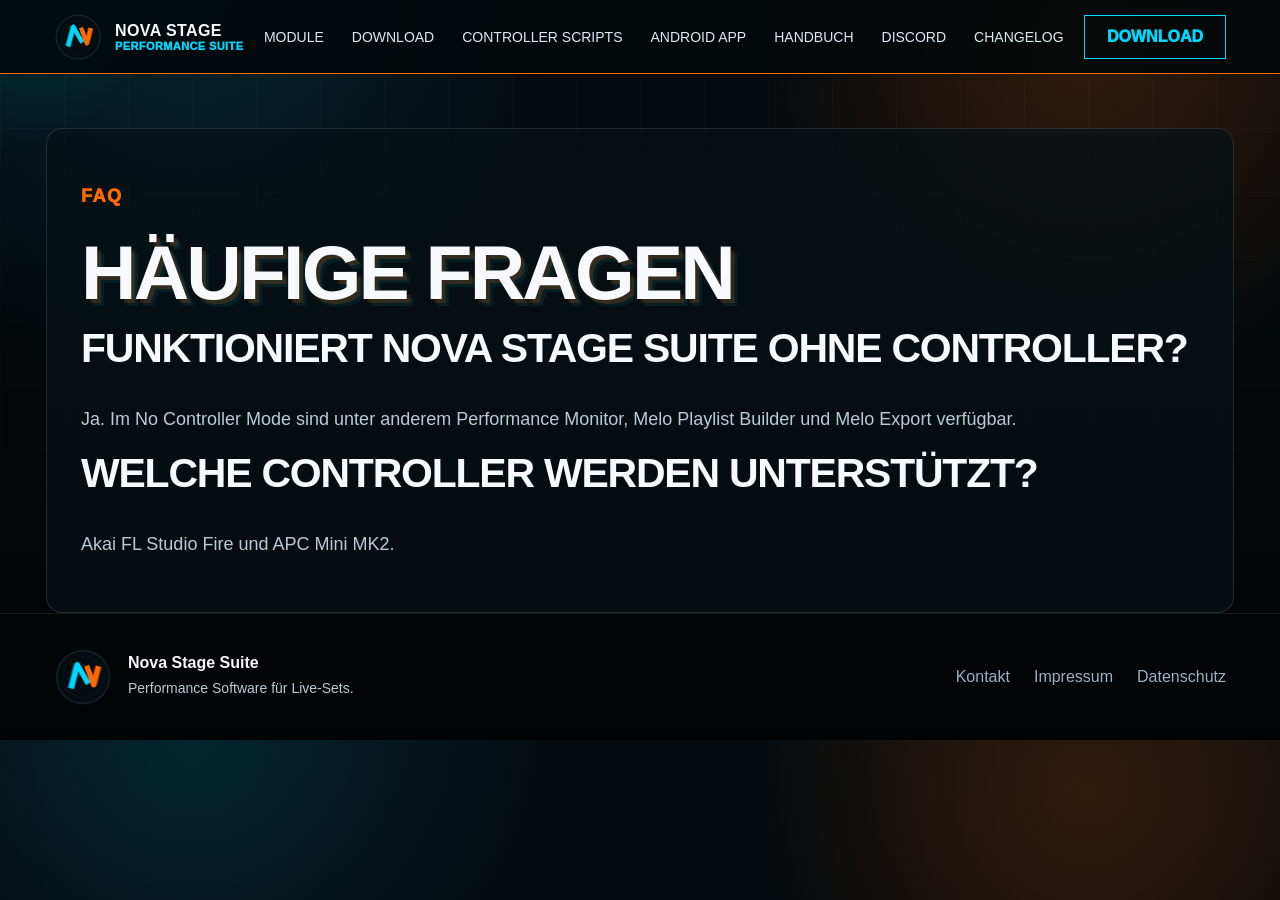
<file: faq.html>
<!DOCTYPE html>
<html lang="de">
<head>
  <meta charset="UTF-8" />
  <meta name="viewport" content="width=device-width, initial-scale=1.0" />
  <title>Nova Stage Suite – FAQ</title>
  <meta name="description" content="Nova Stage Suite – modulare Performance Software für Live-Sets." />
  <link rel="icon" href="assets/logo/logo.png" />
  <link rel="stylesheet" href="css/main.css" />
  <script defer src="js/app.js"></script>
  

  <meta property="og:title" content="Nova Stage Suite" />
  <meta property="og:description" content="Modulare Performance Software für Live-Sets mit Launcher, Audio Renamer, Performance Monitor und Melo Playlist Builder." />
  <meta property="og:type" content="website" />
  <meta property="og:url" content="https://nova-stage.de" />
  <meta property="og:image" content="https://nova-stage.de/assets/screenshots/screenshot-performance-monitor.png" />
  <meta name="twitter:card" content="summary_large_image" />
  <meta name="twitter:title" content="Nova Stage Suite" />
  <meta name="twitter:description" content="Performance Software für Live-Sets." />
  <meta name="twitter:image" content="https://nova-stage.de/assets/screenshots/screenshot-performance-monitor.png" />
  <link rel="canonical" href="https://nova-stage.de" />

  <link rel="manifest" href="site.webmanifest" />
</head>
<body>
  <div class="ambient-grid" aria-hidden="true"></div>
  <div class="cursor-glow" aria-hidden="true"></div>
  <header class="site-header">
  <a class="brand" href="index.html">
    <img src="assets/logo/logo.png" alt="Nova Stage Suite Logo" />
    <span><strong>NOVA STAGE</strong><small>PERFORMANCE SUITE</small></span>
  </a>
  <button class="menu-button" aria-label="Navigation öffnen">☰</button>
  <nav class="nav">
    <a href="index.html#module">Module</a>
    <a href="download.html">Download</a>
    <a href="controller-scripts.html">Controller Scripts</a>
    <a href="download.html#android-app">Android App</a>
    <a href="handbuch.html">Handbuch</a>
    
    <a href="https://discord.gg/kv3p4N4aw9" target="_blank" rel="noopener noreferrer">Discord</a>
    <a href="changelog.html">Changelog</a>
    
  </nav>
  <a class="header-download" href="download.html">Download</a>
</header>
  <main class="section content-panel" style="margin-top:54px">
  <p class="eyebrow">FAQ</p>
  <h1>Häufige Fragen</h1>
  <h2>Funktioniert Nova Stage Suite ohne Controller?</h2><p>Ja. Im No Controller Mode sind unter anderem Performance Monitor, Melo Playlist Builder und Melo Export verfügbar.</p>
  <h2>Welche Controller werden unterstützt?</h2><p>Akai FL Studio Fire und APC Mini MK2.</p>
</main>
  <footer class="footer">
    <div class="footer-brand">
      <img src="assets/logo/logo.png" alt="" />
      <div><strong>Nova Stage Suite</strong><p>Performance Software für Live-Sets.</p></div>
    </div>
    <div class="footer-links">
      <a href="mailto:oliverrisska70@gmx.de">Kontakt</a>
      <a href="impressum.html">Impressum</a>
      <a href="datenschutz.html">Datenschutz</a>
    </div>
  </footer>
</body>
</html>
</file>
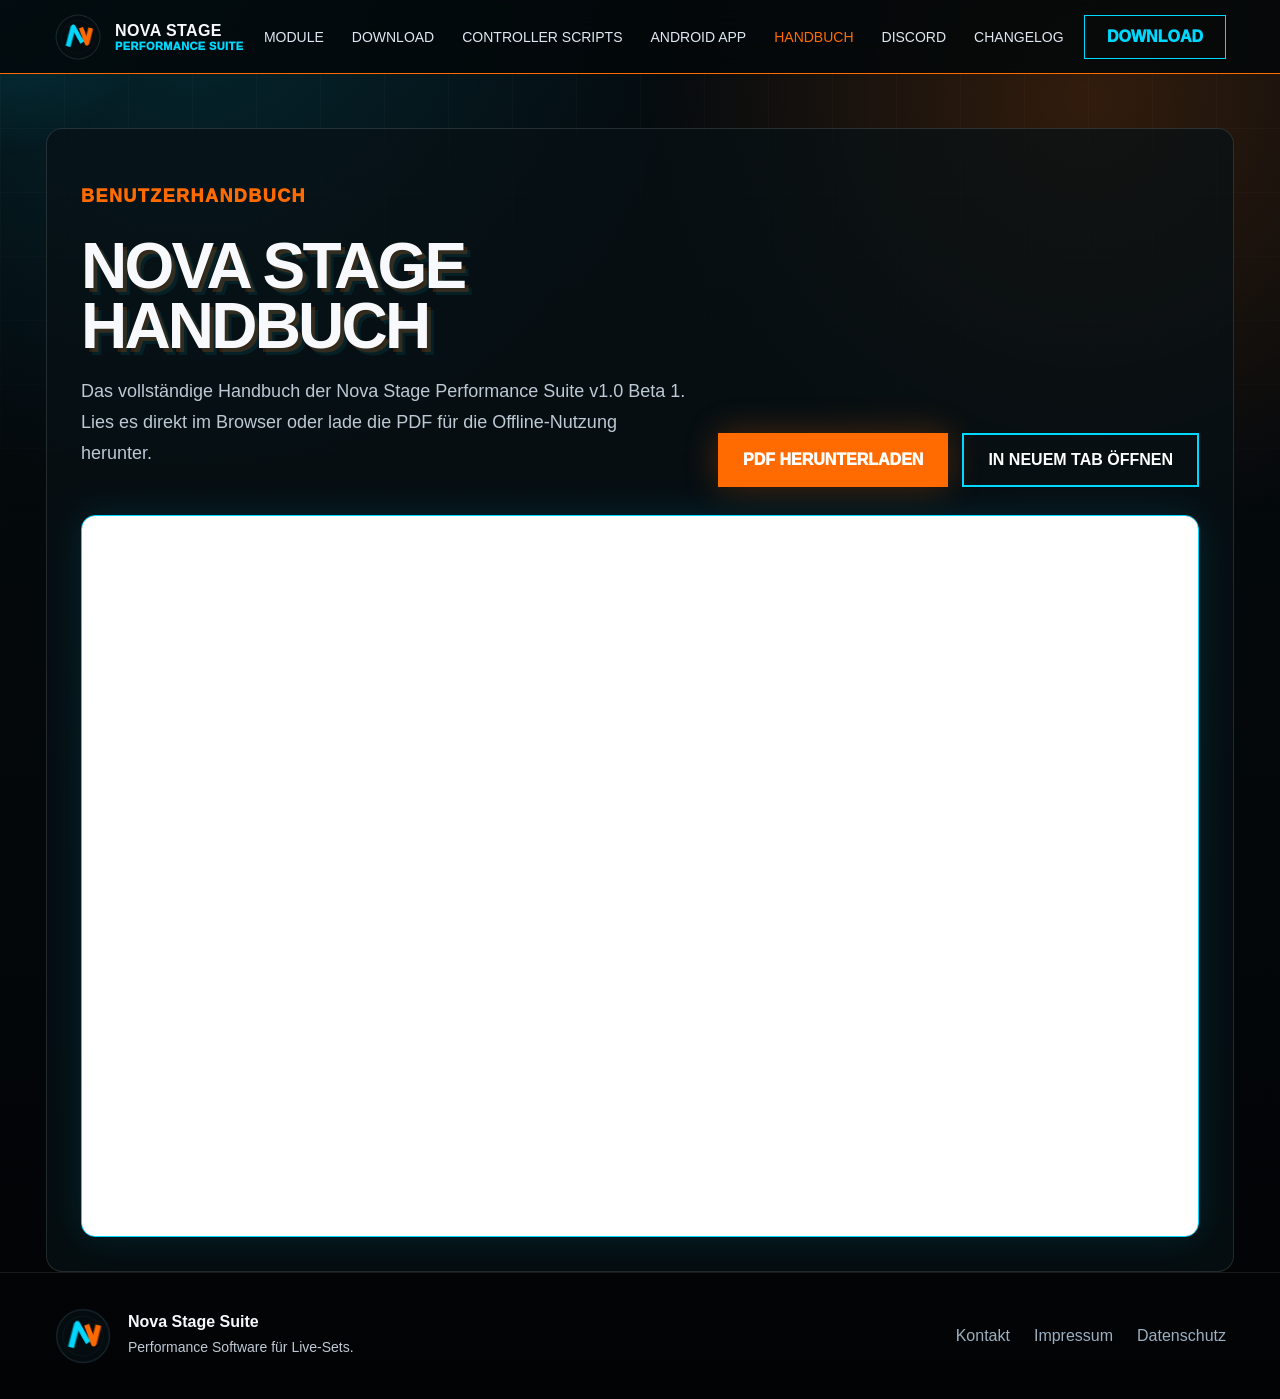
<file: handbuch.html>
<!DOCTYPE html>
<html lang="de">
<head>
  <meta charset="UTF-8" />
  <meta name="viewport" content="width=device-width, initial-scale=1.0" />
  <title>Nova Stage Suite – Handbuch</title>
  <meta name="description" content="Das Benutzerhandbuch der Nova Stage Performance Suite direkt online lesen oder als PDF herunterladen." />
  <link rel="icon" href="assets/logo/logo.png" />
  <link rel="stylesheet" href="css/main.css" />
  <script defer src="js/app.js"></script>
  <meta property="og:title" content="Nova Stage Suite – Handbuch" />
  <meta property="og:description" content="Benutzerhandbuch der Nova Stage Performance Suite online lesen und herunterladen." />
  <meta property="og:type" content="website" />
  <meta property="og:url" content="https://nova-stage.de/handbuch.html" />
  <meta property="og:image" content="https://nova-stage.de/assets/screenshots/screenshot-performance-monitor.png" />
  <meta name="twitter:card" content="summary_large_image" />
  <link rel="canonical" href="https://nova-stage.de/handbuch.html" />
  <link rel="manifest" href="site.webmanifest" />
</head>
<body>
  <div class="ambient-grid" aria-hidden="true"></div>
  <div class="cursor-glow" aria-hidden="true"></div>
  <header class="site-header">
    <a class="brand" href="index.html">
      <img src="assets/logo/logo.png" alt="Nova Stage Suite Logo" />
      <span><strong>NOVA STAGE</strong><small>PERFORMANCE SUITE</small></span>
    </a>
    <button class="menu-button" aria-label="Navigation öffnen">☰</button>
    <nav class="nav">
      <a href="index.html#module">Module</a>
      <a href="download.html">Download</a>
      <a href="controller-scripts.html">Controller Scripts</a>
      <a href="download.html#android-app">Android App</a>
      <a href="handbuch.html" aria-current="page">Handbuch</a>
      <a href="https://discord.gg/kv3p4N4aw9" target="_blank" rel="noopener noreferrer">Discord</a>
      <a href="changelog.html">Changelog</a>
    </nav>
    <a class="header-download" href="download.html">Download</a>
  </header>

  <main class="section handbook-page" style="margin-top:54px">
    <section class="handbook-intro">
      <div>
        <p class="eyebrow">Benutzerhandbuch</p>
        <h1>Nova Stage Handbuch</h1>
        <p>Das vollständige Handbuch der Nova Stage Performance Suite v1.0 Beta 1. Lies es direkt im Browser oder lade die PDF für die Offline-Nutzung herunter.</p>
      </div>
      <div class="handbook-actions">
        <a class="btn btn-primary" href="downloads/Nova_Stage_Performance_Suite_Handbuch.pdf" download>PDF herunterladen</a>
        <a class="btn btn-secondary" href="downloads/Nova_Stage_Performance_Suite_Handbuch.pdf" target="_blank" rel="noopener noreferrer">In neuem Tab öffnen</a>
      </div>
    </section>

    <section class="handbook-viewer" aria-label="Eingebettetes Nova Stage Benutzerhandbuch">
      <iframe
        src="downloads/Nova_Stage_Performance_Suite_Handbuch.pdf#view=FitH"
        title="Nova Stage Performance Suite Benutzerhandbuch"
        loading="lazy">
      </iframe>
      <div class="pdf-fallback">
        <p>Dein Browser kann die PDF nicht direkt einbetten.</p>
        <a class="btn btn-primary" href="downloads/Nova_Stage_Performance_Suite_Handbuch.pdf" target="_blank" rel="noopener noreferrer">Handbuch öffnen</a>
      </div>
    </section>
  </main>

  <footer class="footer">
    <div class="footer-brand">
      <img src="assets/logo/logo.png" alt="" />
      <div><strong>Nova Stage Suite</strong><p>Performance Software für Live-Sets.</p></div>
    </div>
    <div class="footer-links">
      <a href="mailto:oliverrisska70@gmx.de">Kontakt</a>
      <a href="impressum.html">Impressum</a>
      <a href="datenschutz.html">Datenschutz</a>
    </div>
  </footer>
</body>
</html>
</file>
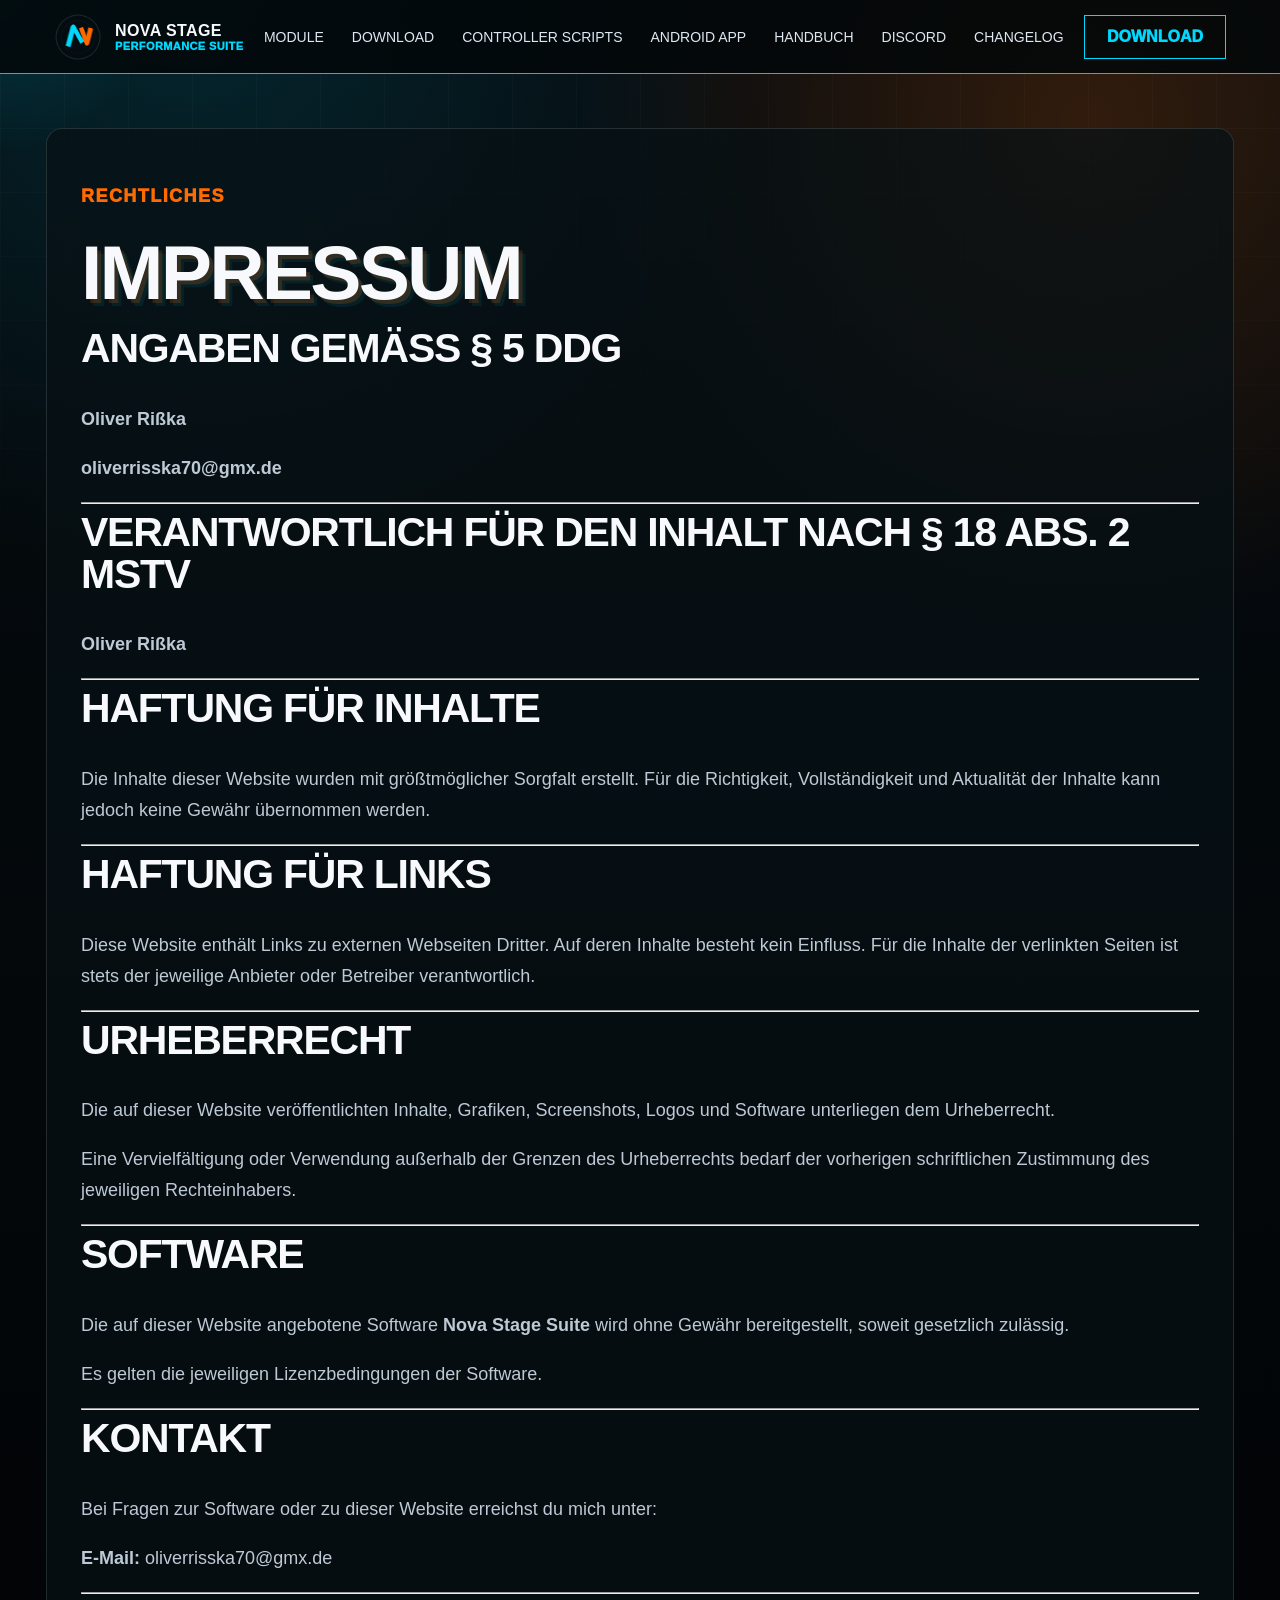
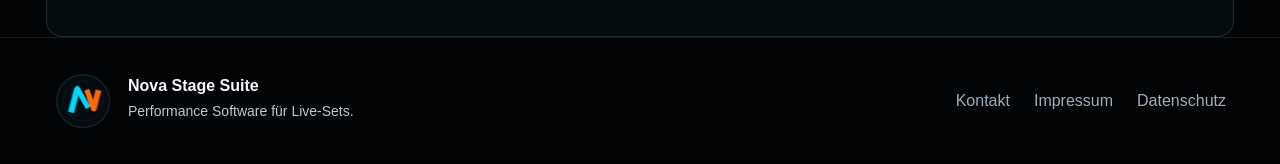
<file: impressum.html>
<!DOCTYPE html>
<html lang="de">
<head>
  <meta charset="UTF-8" />
  <meta name="viewport" content="width=device-width, initial-scale=1.0" />
  <title>Nova Stage Suite – Impressum</title>
  <link rel="icon" href="assets/logo/logo.png" />
  <link rel="stylesheet" href="css/main.css" />
  <script defer src="js/app.js"></script>
  <!-- Rechtstext aus hochgeladener TXT-Datei eingefügt -->

  <meta property="og:title" content="Nova Stage Suite" />
  <meta property="og:description" content="Modulare Performance Software für Live-Sets mit Launcher, Audio Renamer, Performance Monitor und Melo Playlist Builder." />
  <meta property="og:type" content="website" />
  <meta property="og:url" content="https://nova-stage.de" />
  <meta property="og:image" content="https://nova-stage.de/assets/screenshots/screenshot-performance-monitor.png" />
  <meta name="twitter:card" content="summary_large_image" />
  <meta name="twitter:title" content="Nova Stage Suite" />
  <meta name="twitter:description" content="Performance Software für Live-Sets." />
  <meta name="twitter:image" content="https://nova-stage.de/assets/screenshots/screenshot-performance-monitor.png" />
  <link rel="canonical" href="https://nova-stage.de" />

  <link rel="manifest" href="site.webmanifest" />
</head>
<body>
  <div class="ambient-grid" aria-hidden="true"></div>
  <div class="cursor-glow" aria-hidden="true"></div>

  <header class="site-header">
    <a class="brand" href="index.html">
      <img src="assets/logo/logo.png" alt="Nova Stage Suite Logo" />
      <span><strong>NOVA STAGE</strong><small>PERFORMANCE SUITE</small></span>
    </a>
    <button class="menu-button" aria-label="Navigation öffnen">☰</button>
    <nav class="nav">
      <a href="index.html#module">Module</a>
      <a href="download.html">Download</a>
    <a href="controller-scripts.html">Controller Scripts</a>
    <a href="download.html#android-app">Android App</a>
    <a href="handbuch.html">Handbuch</a>
      
      <a href="https://discord.gg/kv3p4N4aw9" target="_blank" rel="noopener noreferrer">Discord</a>
    <a href="changelog.html">Changelog</a>
      
    </nav>
    <a class="header-download" href="download.html">Download</a>
  </header>

  <main class="section content-panel legal-page" style="margin-top:54px">
    <p class="eyebrow">Rechtliches</p>
    <h1>Impressum</h1>
<h2>Angaben gemäß § 5 DDG</h2>
<p><strong>Oliver Rißka</strong></p>
<p><strong>oliverrisska70@gmx.de</strong></p>
<hr>
<h2>Verantwortlich für den Inhalt nach § 18 Abs. 2 MStV</h2>
<p><strong>Oliver Rißka</strong></p>
<hr>
<h2>Haftung für Inhalte</h2>
<p>Die Inhalte dieser Website wurden mit größtmöglicher Sorgfalt erstellt. Für die Richtigkeit, Vollständigkeit und Aktualität der Inhalte kann jedoch keine Gewähr übernommen werden.</p>
<hr>
<h2>Haftung für Links</h2>
<p>Diese Website enthält Links zu externen Webseiten Dritter. Auf deren Inhalte besteht kein Einfluss. Für die Inhalte der verlinkten Seiten ist stets der jeweilige Anbieter oder Betreiber verantwortlich.</p>
<hr>
<h2>Urheberrecht</h2>
<p>Die auf dieser Website veröffentlichten Inhalte, Grafiken, Screenshots, Logos und Software unterliegen dem Urheberrecht.</p>
<p>Eine Vervielfältigung oder Verwendung außerhalb der Grenzen des Urheberrechts bedarf der vorherigen schriftlichen Zustimmung des jeweiligen Rechteinhabers.</p>
<hr>
<h2>Software</h2>
<p>Die auf dieser Website angebotene Software <strong>Nova Stage Suite</strong> wird ohne Gewähr bereitgestellt, soweit gesetzlich zulässig.</p>
<p>Es gelten die jeweiligen Lizenzbedingungen der Software.</p>
<hr>
<h2>Kontakt</h2>
<p>Bei Fragen zur Software oder zu dieser Website erreichst du mich unter:</p>
<p><strong>E-Mail:</strong> oliverrisska70@gmx.de</p>
<hr>
  </main>

  <footer class="footer">
    <div class="footer-brand">
      <img src="assets/logo/logo.png" alt="" />
      <div><strong>Nova Stage Suite</strong><p>Performance Software für Live-Sets.</p></div>
    </div>
    <div class="footer-links">
      <a href="mailto:oliverrisska70@gmx.de">Kontakt</a>
      <a href="impressum.html">Impressum</a>
      <a href="datenschutz.html">Datenschutz</a>
    </div>
  </footer>
</body>
</html>
</file>
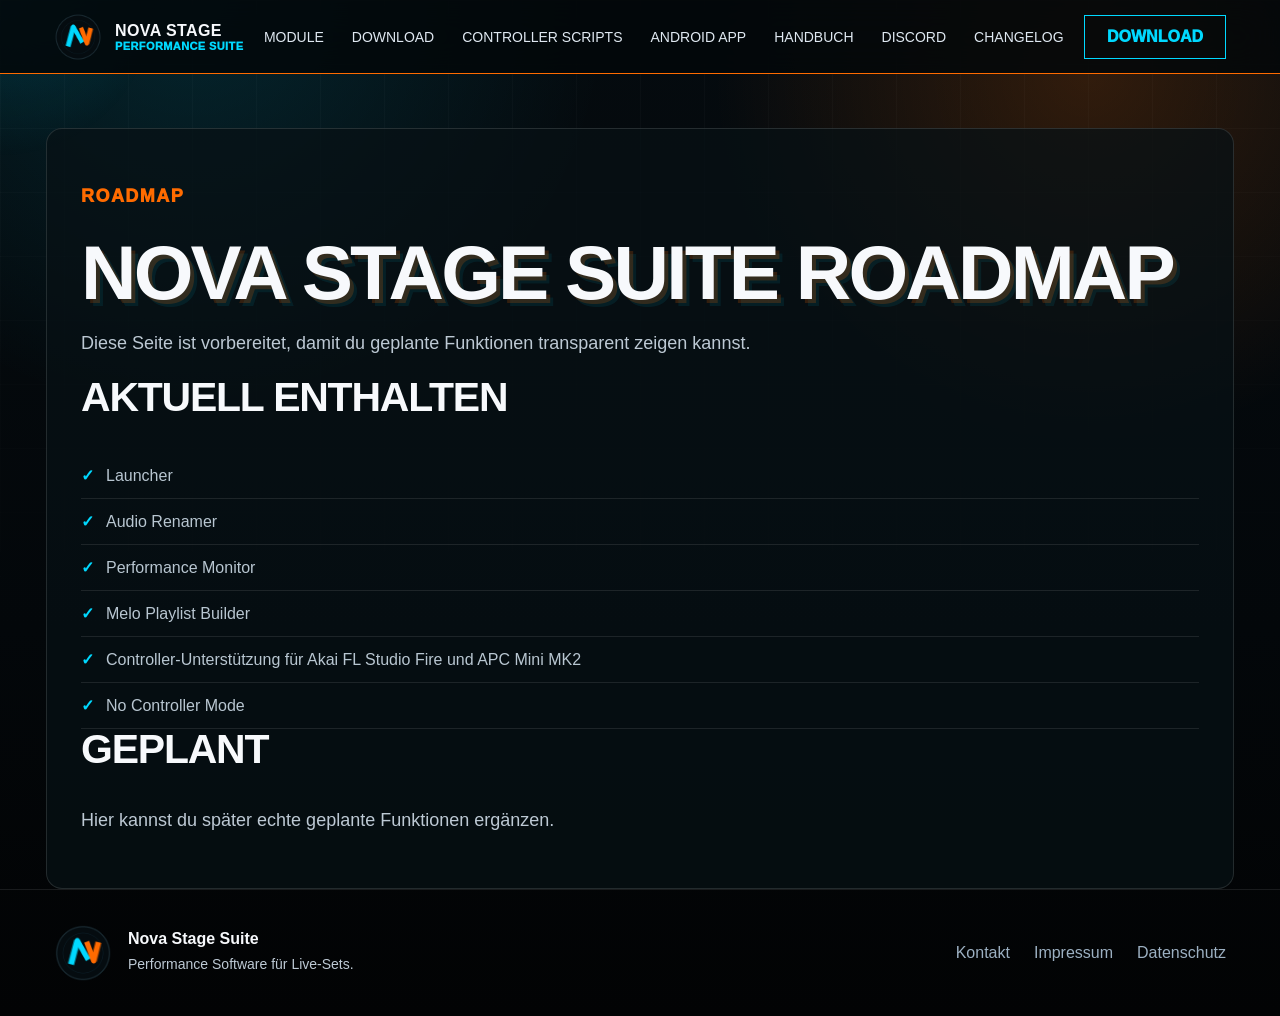
<file: roadmap.html>
<!DOCTYPE html>
<html lang="de">
<head>
  <meta charset="UTF-8" />
  <meta name="viewport" content="width=device-width, initial-scale=1.0" />
  <title>Nova Stage Suite – Roadmap</title>
  <meta name="description" content="Nova Stage Suite – modulare Performance Software für Live-Sets." />
  <link rel="icon" href="assets/logo/logo.png" />
  <link rel="stylesheet" href="css/main.css" />
  <script defer src="js/app.js"></script>

  <meta property="og:title" content="Nova Stage Suite" />
  <meta property="og:description" content="Modulare Performance Software für Live-Sets mit Launcher, Audio Renamer, Performance Monitor und Melo Playlist Builder." />
  <meta property="og:type" content="website" />
  <meta property="og:url" content="https://nova-stage.de" />
  <meta property="og:image" content="https://nova-stage.de/assets/screenshots/screenshot-performance-monitor.png" />
  <meta name="twitter:card" content="summary_large_image" />
  <meta name="twitter:title" content="Nova Stage Suite" />
  <meta name="twitter:description" content="Performance Software für Live-Sets." />
  <meta name="twitter:image" content="https://nova-stage.de/assets/screenshots/screenshot-performance-monitor.png" />
  <link rel="canonical" href="https://nova-stage.de" />

  <link rel="manifest" href="site.webmanifest" />
</head>
<body>
  <div class="ambient-grid" aria-hidden="true"></div>
  <div class="cursor-glow" aria-hidden="true"></div>
  <header class="site-header">
  <a class="brand" href="index.html">
    <img src="assets/logo/logo.png" alt="Nova Stage Suite Logo" />
    <span><strong>NOVA STAGE</strong><small>PERFORMANCE SUITE</small></span>
  </a>
  <button class="menu-button" aria-label="Navigation öffnen">☰</button>
  <nav class="nav">
    <a href="index.html#module">Module</a>
    <a href="download.html">Download</a>
    <a href="controller-scripts.html">Controller Scripts</a>
    <a href="download.html#android-app">Android App</a>
    <a href="handbuch.html">Handbuch</a>
    
    <a href="https://discord.gg/kv3p4N4aw9" target="_blank" rel="noopener noreferrer">Discord</a>
    <a href="changelog.html">Changelog</a>
    
  </nav>
  <a class="header-download" href="download.html">Download</a>
</header>
  <main class="section content-panel" style="margin-top:54px">
  <p class="eyebrow">Roadmap</p>
  <h1>Nova Stage Suite Roadmap</h1>
  <p>Diese Seite ist vorbereitet, damit du geplante Funktionen transparent zeigen kannst.</p>

  <h2>Aktuell enthalten</h2>
  <ul class="check-list">
    <li>Launcher</li>
    <li>Audio Renamer</li>
    <li>Performance Monitor</li>
    <li>Melo Playlist Builder</li>
    <li>Controller-Unterstützung für Akai FL Studio Fire und APC Mini MK2</li>
    <li>No Controller Mode</li>
  </ul>

  <h2>Geplant</h2>
  <p>Hier kannst du später echte geplante Funktionen ergänzen.</p>
</main>
  <footer class="footer">
    <div class="footer-brand">
      <img src="assets/logo/logo.png" alt="" />
      <div><strong>Nova Stage Suite</strong><p>Performance Software für Live-Sets.</p></div>
    </div>
    <div class="footer-links">
      <a href="mailto:oliverrisska70@gmx.de">Kontakt</a>
      <a href="impressum.html">Impressum</a>
      <a href="datenschutz.html">Datenschutz</a>
      
    </div>
  </footer>
</body>
</html>
</file>
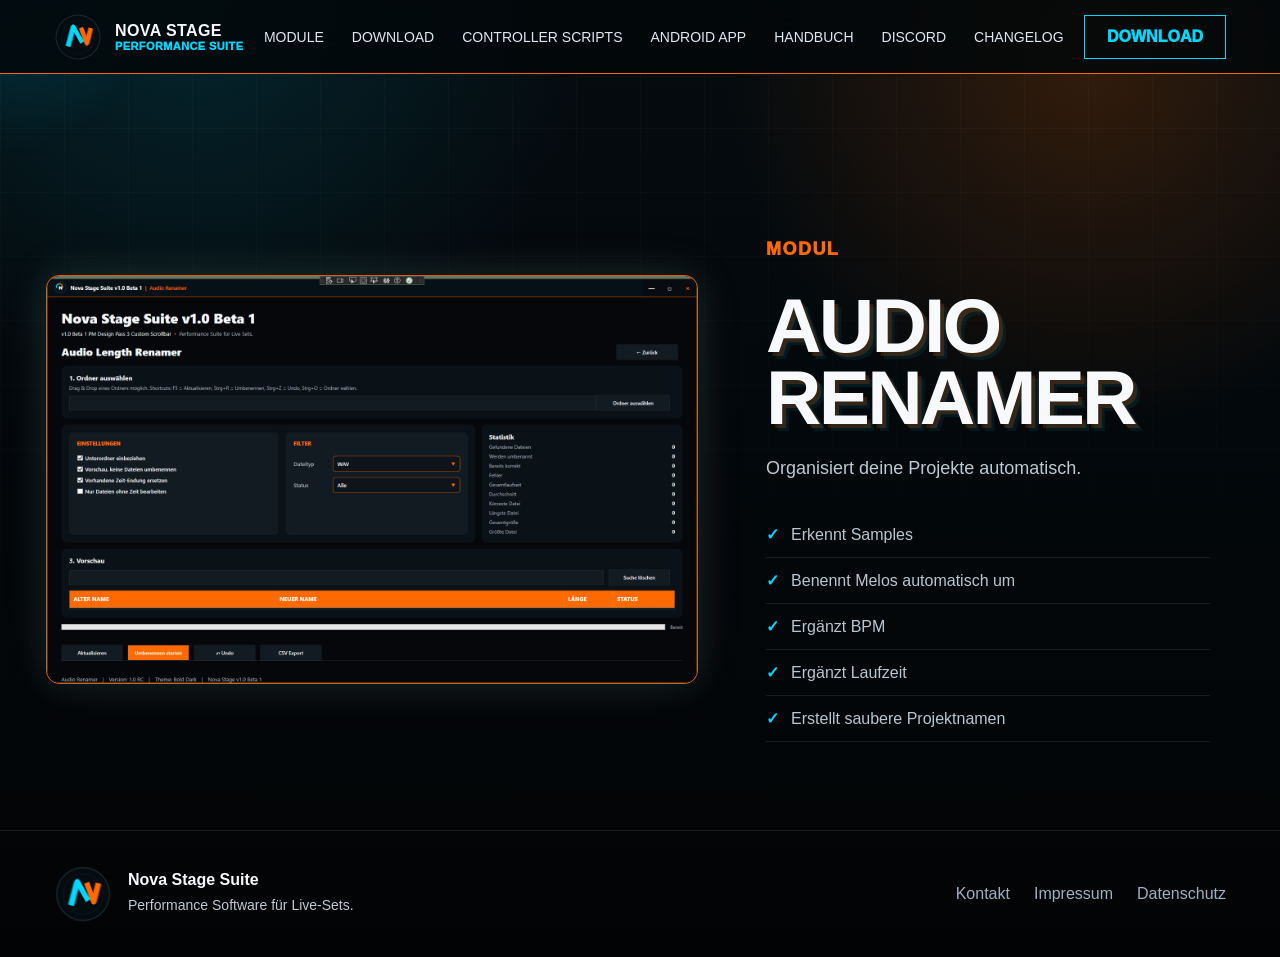
<file: modules/audio-renamer.html>
<!DOCTYPE html>
<html lang="de">
<head>
  <meta charset="UTF-8" />
  <meta name="viewport" content="width=device-width, initial-scale=1.0" />
  <title>Nova Stage Suite – Audio Renamer</title>
  <meta name="description" content="Nova Stage Suite – modulare Performance Software für Live-Sets." />
  <link rel="icon" href="../assets/logo/logo.png" />
  <link rel="stylesheet" href="../css/main.css" />
  <script defer src="../js/app.js"></script>
  

  <meta property="og:title" content="Nova Stage Suite" />
  <meta property="og:description" content="Modulare Performance Software für Live-Sets mit Launcher, Audio Renamer, Performance Monitor und Melo Playlist Builder." />
  <meta property="og:type" content="website" />
  <meta property="og:url" content="https://nova-stage.de" />
  <meta property="og:image" content="https://nova-stage.de/assets/screenshots/screenshot-performance-monitor.png" />
  <meta name="twitter:card" content="summary_large_image" />
  <meta name="twitter:title" content="Nova Stage Suite" />
  <meta name="twitter:description" content="Performance Software für Live-Sets." />
  <meta name="twitter:image" content="https://nova-stage.de/assets/screenshots/screenshot-performance-monitor.png" />
  <link rel="canonical" href="https://nova-stage.de" />

  <link rel="manifest" href="../site.webmanifest" />
</head>
<body>
  <div class="ambient-grid" aria-hidden="true"></div>
  <div class="cursor-glow" aria-hidden="true"></div>
  <header class="site-header">
  <a class="brand" href="../index.html">
    <img src="../assets/logo/logo.png" alt="Nova Stage Suite Logo" />
    <span><strong>NOVA STAGE</strong><small>PERFORMANCE SUITE</small></span>
  </a>
  <button class="menu-button" aria-label="Navigation öffnen">☰</button>
  <nav class="nav">
    <a href="../index.html#module">Module</a>
    <a href="../download.html">Download</a>
    <a href="../controller-scripts.html">Controller Scripts</a>
    <a href="../download.html#android-app">Android App</a>
    <a href="../handbuch.html">Handbuch</a>
    
    <a href="https://discord.gg/kv3p4N4aw9" target="_blank" rel="noopener noreferrer">Discord</a>
    <a href="../changelog.html">Changelog</a>
    
  </nav>
  <a class="header-download" href="../download.html">Download</a>
</header>
  <main class="section feature-split" style="margin-top:54px">
      <div class="neon-panel screenshot-panel reveal"><img src="../assets/screenshots/screenshot-audio-renamer.png" alt="Audio Renamer Screenshot" /></div>
      <div class="feature-copy reveal">
        <p class="eyebrow">Modul</p>
        <h1>Audio Renamer</h1>
        <p>Organisiert deine Projekte automatisch.</p>
        <ul class="check-list"><li>Erkennt Samples</li><li>Benennt Melos automatisch um</li><li>Ergänzt BPM</li><li>Ergänzt Laufzeit</li><li>Erstellt saubere Projektnamen</li></ul>
      </div>
    </main>
  <footer class="footer">
    <div class="footer-brand">
      <img src="../assets/logo/logo.png" alt="" />
      <div><strong>Nova Stage Suite</strong><p>Performance Software für Live-Sets.</p></div>
    </div>
    <div class="footer-links">
      <a href="mailto:oliverrisska70@gmx.de">Kontakt</a>
      <a href="../impressum.html">Impressum</a>
      <a href="../datenschutz.html">Datenschutz</a>
    </div>
  </footer>
</body>
</html>
</file>
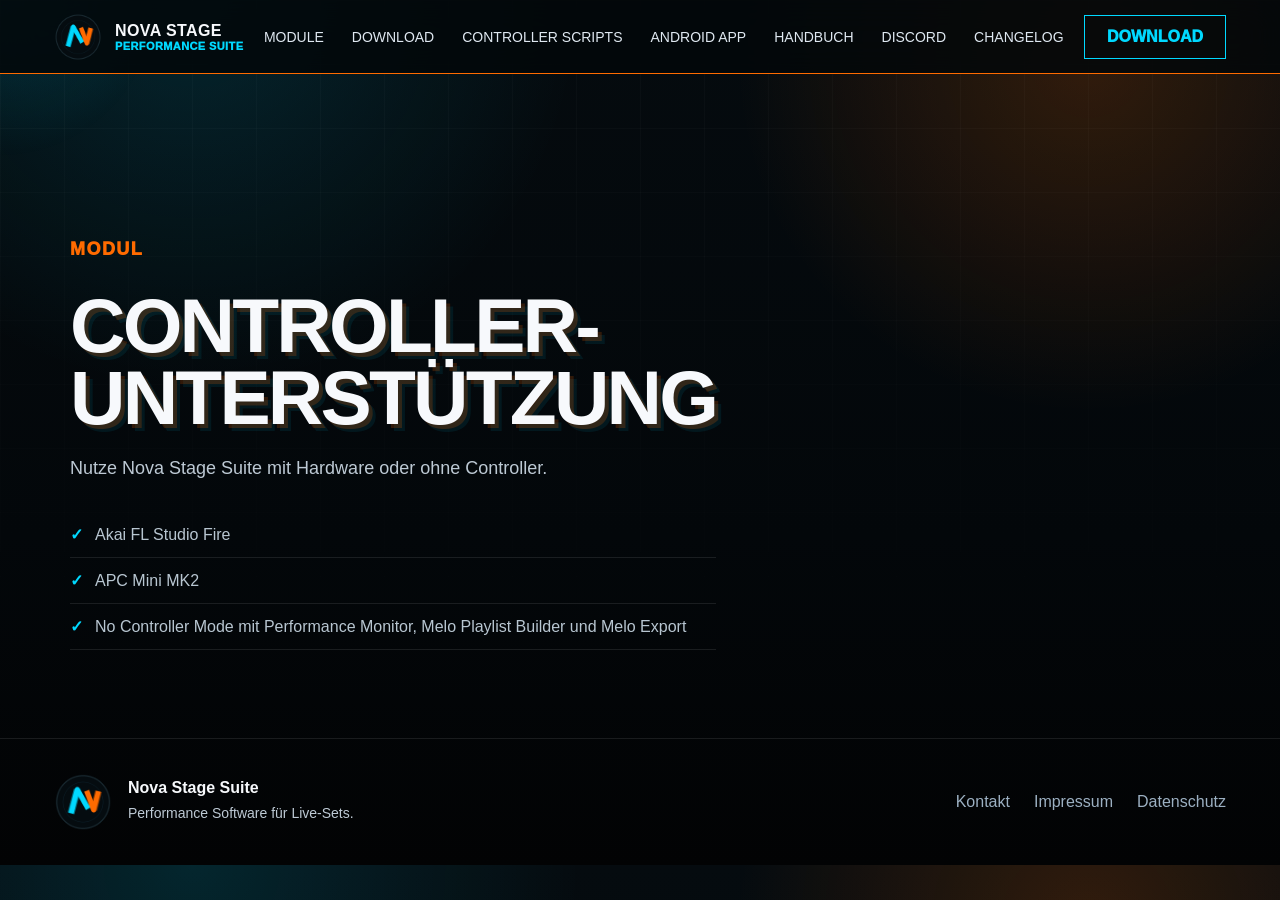
<file: modules/controller.html>
<!DOCTYPE html>
<html lang="de">
<head>
  <meta charset="UTF-8" />
  <meta name="viewport" content="width=device-width, initial-scale=1.0" />
  <title>Nova Stage Suite – Controller-Unterstützung</title>
  <meta name="description" content="Nova Stage Suite – modulare Performance Software für Live-Sets." />
  <link rel="icon" href="../assets/logo/logo.png" />
  <link rel="stylesheet" href="../css/main.css" />
  <script defer src="../js/app.js"></script>
  

  <meta property="og:title" content="Nova Stage Suite" />
  <meta property="og:description" content="Modulare Performance Software für Live-Sets mit Launcher, Audio Renamer, Performance Monitor und Melo Playlist Builder." />
  <meta property="og:type" content="website" />
  <meta property="og:url" content="https://nova-stage.de" />
  <meta property="og:image" content="https://nova-stage.de/assets/screenshots/screenshot-performance-monitor.png" />
  <meta name="twitter:card" content="summary_large_image" />
  <meta name="twitter:title" content="Nova Stage Suite" />
  <meta name="twitter:description" content="Performance Software für Live-Sets." />
  <meta name="twitter:image" content="https://nova-stage.de/assets/screenshots/screenshot-performance-monitor.png" />
  <link rel="canonical" href="https://nova-stage.de" />

  <link rel="manifest" href="../site.webmanifest" />
</head>
<body>
  <div class="ambient-grid" aria-hidden="true"></div>
  <div class="cursor-glow" aria-hidden="true"></div>
  <header class="site-header">
  <a class="brand" href="../index.html">
    <img src="../assets/logo/logo.png" alt="Nova Stage Suite Logo" />
    <span><strong>NOVA STAGE</strong><small>PERFORMANCE SUITE</small></span>
  </a>
  <button class="menu-button" aria-label="Navigation öffnen">☰</button>
  <nav class="nav">
    <a href="../index.html#module">Module</a>
    <a href="../download.html">Download</a>
    <a href="../controller-scripts.html">Controller Scripts</a>
    <a href="../download.html#android-app">Android App</a>
    <a href="../handbuch.html">Handbuch</a>
    
    <a href="https://discord.gg/kv3p4N4aw9" target="_blank" rel="noopener noreferrer">Discord</a>
    <a href="../changelog.html">Changelog</a>
    
  </nav>
  <a class="header-download" href="../download.html">Download</a>
</header>
  <main class="section feature-split" style="margin-top:54px">
      
      <div class="feature-copy reveal">
        <p class="eyebrow">Modul</p>
        <h1>Controller-Unterstützung</h1>
        <p>Nutze Nova Stage Suite mit Hardware oder ohne Controller.</p>
        <ul class="check-list"><li>Akai FL Studio Fire</li><li>APC Mini MK2</li><li>No Controller Mode mit Performance Monitor, Melo Playlist Builder und Melo Export</li></ul>
      </div>
    </main>
  <footer class="footer">
    <div class="footer-brand">
      <img src="../assets/logo/logo.png" alt="" />
      <div><strong>Nova Stage Suite</strong><p>Performance Software für Live-Sets.</p></div>
    </div>
    <div class="footer-links">
      <a href="mailto:oliverrisska70@gmx.de">Kontakt</a>
      <a href="../impressum.html">Impressum</a>
      <a href="../datenschutz.html">Datenschutz</a>
    </div>
  </footer>
</body>
</html>
</file>
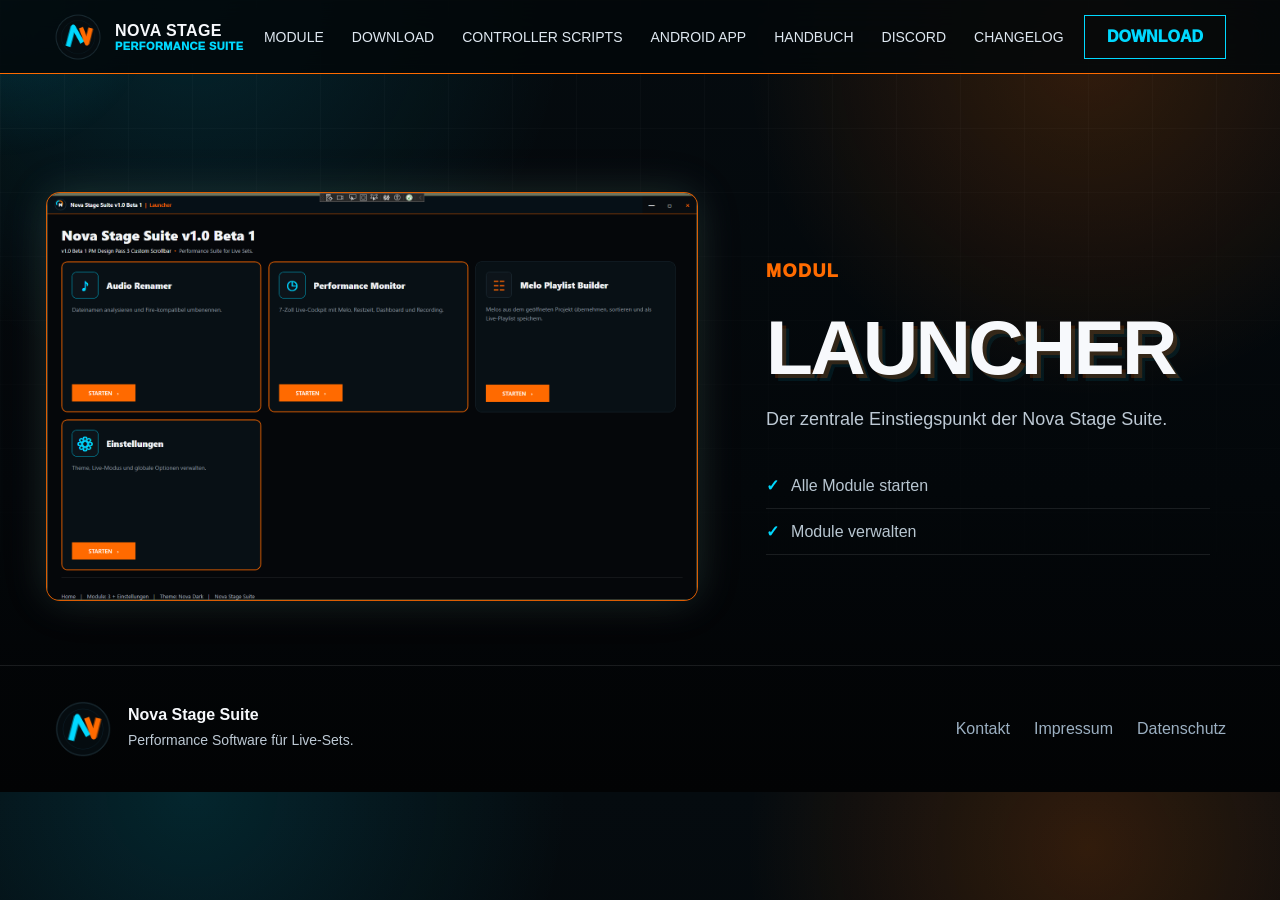
<file: modules/launcher.html>
<!DOCTYPE html>
<html lang="de">
<head>
  <meta charset="UTF-8" />
  <meta name="viewport" content="width=device-width, initial-scale=1.0" />
  <title>Nova Stage Suite – Launcher</title>
  <meta name="description" content="Nova Stage Suite – modulare Performance Software für Live-Sets." />
  <link rel="icon" href="../assets/logo/logo.png" />
  <link rel="stylesheet" href="../css/main.css" />
  <script defer src="../js/app.js"></script>
  

  <meta property="og:title" content="Nova Stage Suite" />
  <meta property="og:description" content="Modulare Performance Software für Live-Sets mit Launcher, Audio Renamer, Performance Monitor und Melo Playlist Builder." />
  <meta property="og:type" content="website" />
  <meta property="og:url" content="https://nova-stage.de" />
  <meta property="og:image" content="https://nova-stage.de/assets/screenshots/screenshot-performance-monitor.png" />
  <meta name="twitter:card" content="summary_large_image" />
  <meta name="twitter:title" content="Nova Stage Suite" />
  <meta name="twitter:description" content="Performance Software für Live-Sets." />
  <meta name="twitter:image" content="https://nova-stage.de/assets/screenshots/screenshot-performance-monitor.png" />
  <link rel="canonical" href="https://nova-stage.de" />

  <link rel="manifest" href="../site.webmanifest" />
</head>
<body>
  <div class="ambient-grid" aria-hidden="true"></div>
  <div class="cursor-glow" aria-hidden="true"></div>
  <header class="site-header">
  <a class="brand" href="../index.html">
    <img src="../assets/logo/logo.png" alt="Nova Stage Suite Logo" />
    <span><strong>NOVA STAGE</strong><small>PERFORMANCE SUITE</small></span>
  </a>
  <button class="menu-button" aria-label="Navigation öffnen">☰</button>
  <nav class="nav">
    <a href="../index.html#module">Module</a>
    <a href="../download.html">Download</a>
    <a href="../controller-scripts.html">Controller Scripts</a>
    <a href="../download.html#android-app">Android App</a>
    <a href="../handbuch.html">Handbuch</a>
    
    <a href="https://discord.gg/kv3p4N4aw9" target="_blank" rel="noopener noreferrer">Discord</a>
    <a href="../changelog.html">Changelog</a>
    
  </nav>
  <a class="header-download" href="../download.html">Download</a>
</header>
  <main class="section feature-split" style="margin-top:54px">
      <div class="neon-panel screenshot-panel reveal"><img src="../assets/screenshots/screenshot-launcher.png" alt="Launcher Screenshot" /></div>
      <div class="feature-copy reveal">
        <p class="eyebrow">Modul</p>
        <h1>Launcher</h1>
        <p>Der zentrale Einstiegspunkt der Nova Stage Suite.</p>
        <ul class="check-list"><li>Alle Module starten</li><li>Module verwalten</li></ul>
      </div>
    </main>
  <footer class="footer">
    <div class="footer-brand">
      <img src="../assets/logo/logo.png" alt="" />
      <div><strong>Nova Stage Suite</strong><p>Performance Software für Live-Sets.</p></div>
    </div>
    <div class="footer-links">
      <a href="mailto:oliverrisska70@gmx.de">Kontakt</a>
      <a href="../impressum.html">Impressum</a>
      <a href="../datenschutz.html">Datenschutz</a>
    </div>
  </footer>
</body>
</html>
</file>
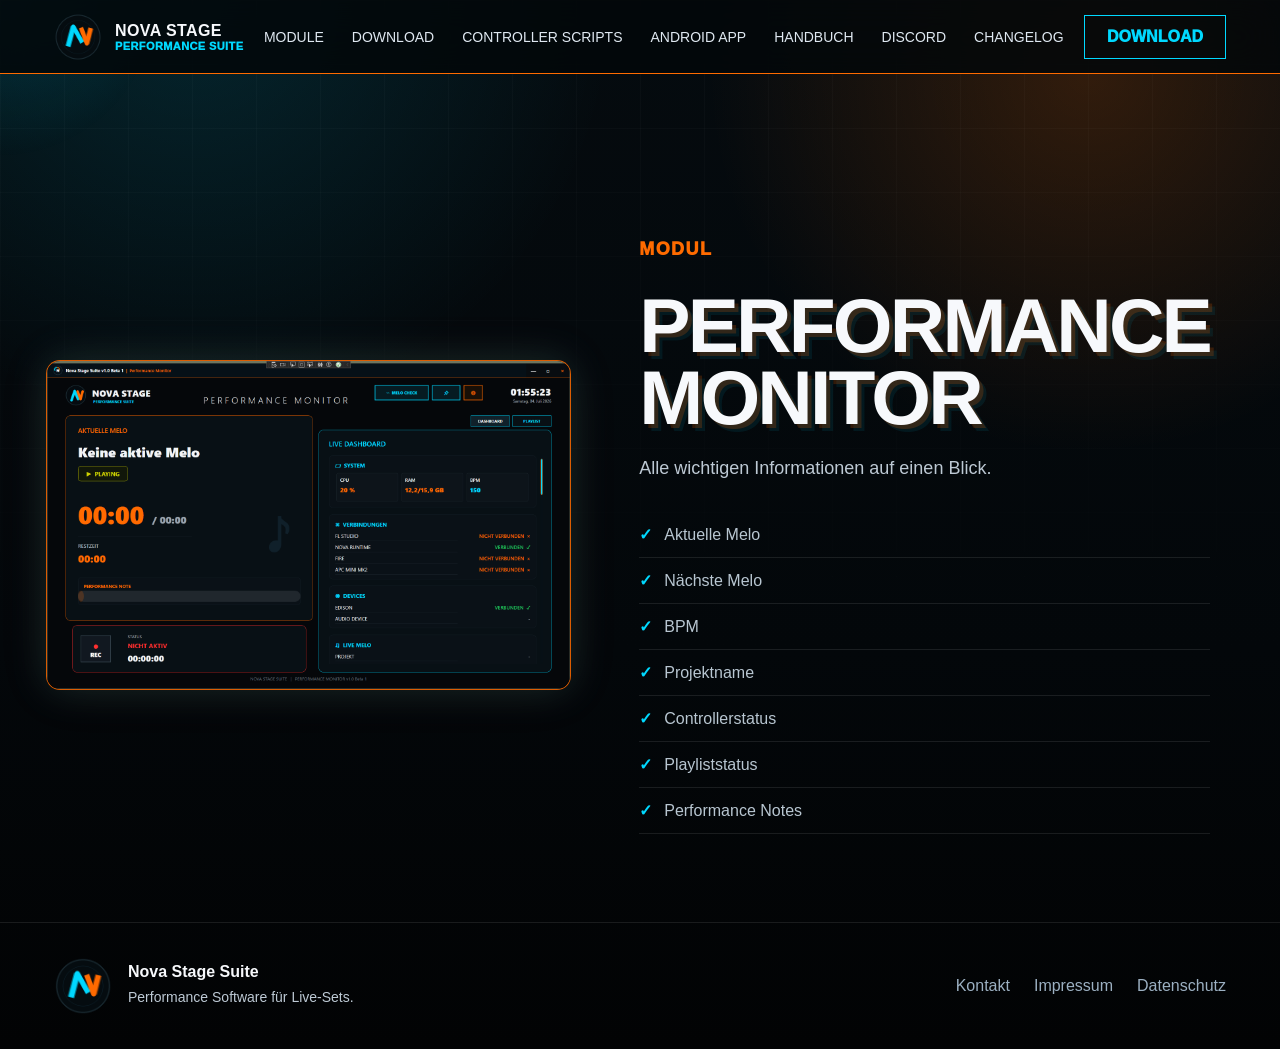
<file: modules/performance-monitor.html>
<!DOCTYPE html>
<html lang="de">
<head>
  <meta charset="UTF-8" />
  <meta name="viewport" content="width=device-width, initial-scale=1.0" />
  <title>Nova Stage Suite – Performance Monitor</title>
  <meta name="description" content="Nova Stage Suite – modulare Performance Software für Live-Sets." />
  <link rel="icon" href="../assets/logo/logo.png" />
  <link rel="stylesheet" href="../css/main.css" />
  <script defer src="../js/app.js"></script>
  

  <meta property="og:title" content="Nova Stage Suite" />
  <meta property="og:description" content="Modulare Performance Software für Live-Sets mit Launcher, Audio Renamer, Performance Monitor und Melo Playlist Builder." />
  <meta property="og:type" content="website" />
  <meta property="og:url" content="https://nova-stage.de" />
  <meta property="og:image" content="https://nova-stage.de/assets/screenshots/screenshot-performance-monitor.png" />
  <meta name="twitter:card" content="summary_large_image" />
  <meta name="twitter:title" content="Nova Stage Suite" />
  <meta name="twitter:description" content="Performance Software für Live-Sets." />
  <meta name="twitter:image" content="https://nova-stage.de/assets/screenshots/screenshot-performance-monitor.png" />
  <link rel="canonical" href="https://nova-stage.de" />

  <link rel="manifest" href="../site.webmanifest" />
</head>
<body>
  <div class="ambient-grid" aria-hidden="true"></div>
  <div class="cursor-glow" aria-hidden="true"></div>
  <header class="site-header">
  <a class="brand" href="../index.html">
    <img src="../assets/logo/logo.png" alt="Nova Stage Suite Logo" />
    <span><strong>NOVA STAGE</strong><small>PERFORMANCE SUITE</small></span>
  </a>
  <button class="menu-button" aria-label="Navigation öffnen">☰</button>
  <nav class="nav">
    <a href="../index.html#module">Module</a>
    <a href="../download.html">Download</a>
    <a href="../controller-scripts.html">Controller Scripts</a>
    <a href="../download.html#android-app">Android App</a>
    <a href="../handbuch.html">Handbuch</a>
    
    <a href="https://discord.gg/kv3p4N4aw9" target="_blank" rel="noopener noreferrer">Discord</a>
    <a href="../changelog.html">Changelog</a>
    
  </nav>
  <a class="header-download" href="../download.html">Download</a>
</header>
  <main class="section feature-split" style="margin-top:54px">
      <div class="neon-panel screenshot-panel reveal"><img src="../assets/screenshots/screenshot-performance-monitor.png" alt="Performance Monitor Screenshot" /></div>
      <div class="feature-copy reveal">
        <p class="eyebrow">Modul</p>
        <h1>Performance Monitor</h1>
        <p>Alle wichtigen Informationen auf einen Blick.</p>
        <ul class="check-list"><li>Aktuelle Melo</li><li>Nächste Melo</li><li>BPM</li><li>Projektname</li><li>Controllerstatus</li><li>Playliststatus</li><li>Performance Notes</li></ul>
      </div>
    </main>
  <footer class="footer">
    <div class="footer-brand">
      <img src="../assets/logo/logo.png" alt="" />
      <div><strong>Nova Stage Suite</strong><p>Performance Software für Live-Sets.</p></div>
    </div>
    <div class="footer-links">
      <a href="mailto:oliverrisska70@gmx.de">Kontakt</a>
      <a href="../impressum.html">Impressum</a>
      <a href="../datenschutz.html">Datenschutz</a>
    </div>
  </footer>
</body>
</html>
</file>
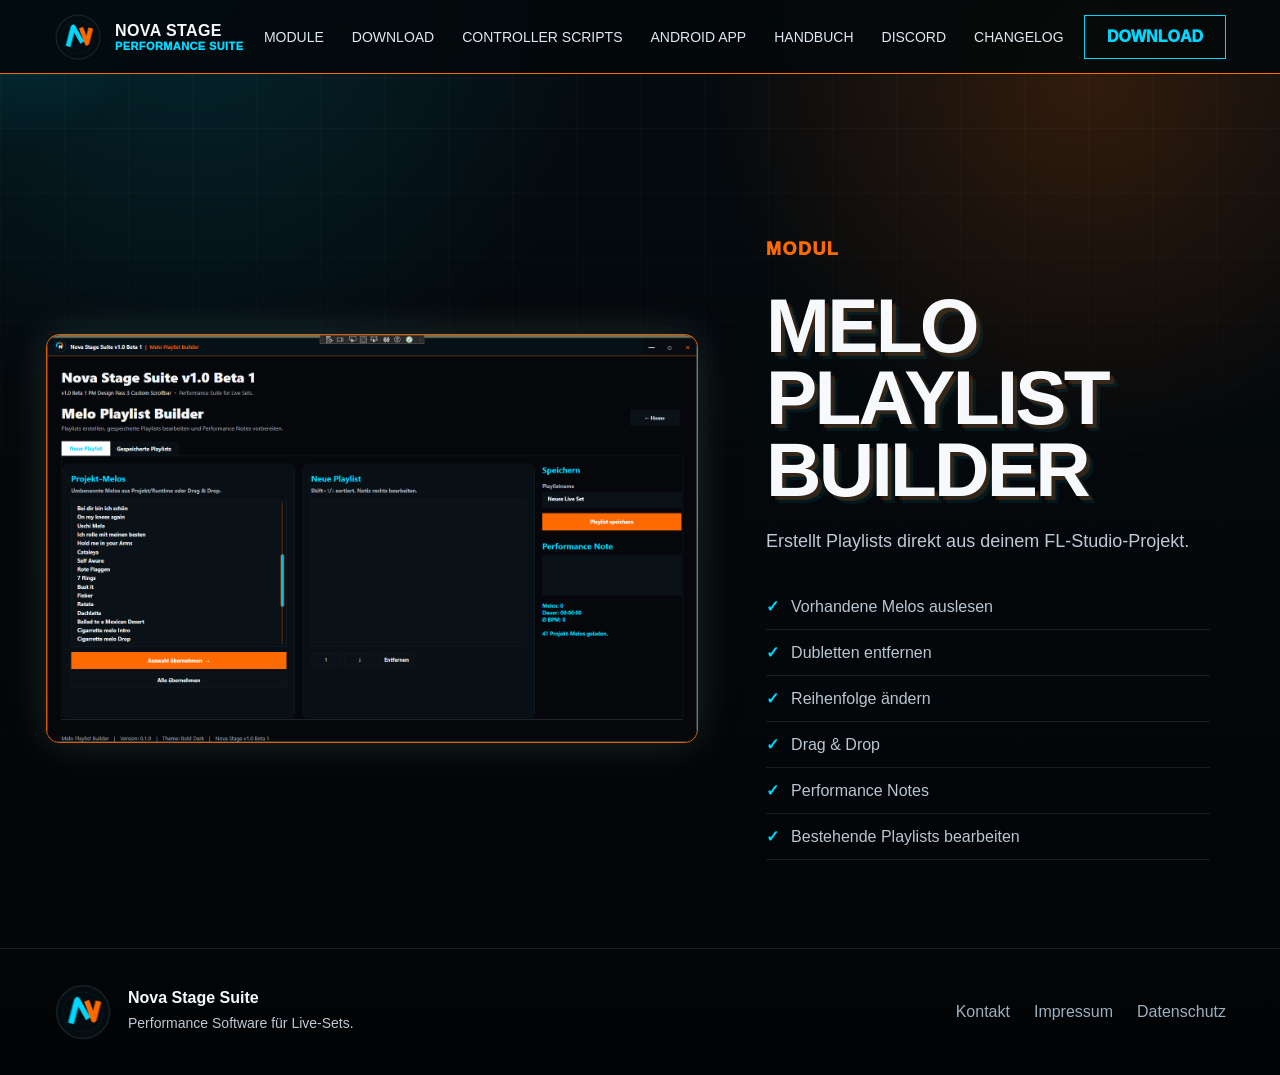
<file: modules/playlist-builder.html>
<!DOCTYPE html>
<html lang="de">
<head>
  <meta charset="UTF-8" />
  <meta name="viewport" content="width=device-width, initial-scale=1.0" />
  <title>Nova Stage Suite – Melo Playlist Builder</title>
  <meta name="description" content="Nova Stage Suite – modulare Performance Software für Live-Sets." />
  <link rel="icon" href="../assets/logo/logo.png" />
  <link rel="stylesheet" href="../css/main.css" />
  <script defer src="../js/app.js"></script>
  

  <meta property="og:title" content="Nova Stage Suite" />
  <meta property="og:description" content="Modulare Performance Software für Live-Sets mit Launcher, Audio Renamer, Performance Monitor und Melo Playlist Builder." />
  <meta property="og:type" content="website" />
  <meta property="og:url" content="https://nova-stage.de" />
  <meta property="og:image" content="https://nova-stage.de/assets/screenshots/screenshot-performance-monitor.png" />
  <meta name="twitter:card" content="summary_large_image" />
  <meta name="twitter:title" content="Nova Stage Suite" />
  <meta name="twitter:description" content="Performance Software für Live-Sets." />
  <meta name="twitter:image" content="https://nova-stage.de/assets/screenshots/screenshot-performance-monitor.png" />
  <link rel="canonical" href="https://nova-stage.de" />

  <link rel="manifest" href="../site.webmanifest" />
</head>
<body>
  <div class="ambient-grid" aria-hidden="true"></div>
  <div class="cursor-glow" aria-hidden="true"></div>
  <header class="site-header">
  <a class="brand" href="../index.html">
    <img src="../assets/logo/logo.png" alt="Nova Stage Suite Logo" />
    <span><strong>NOVA STAGE</strong><small>PERFORMANCE SUITE</small></span>
  </a>
  <button class="menu-button" aria-label="Navigation öffnen">☰</button>
  <nav class="nav">
    <a href="../index.html#module">Module</a>
    <a href="../download.html">Download</a>
    <a href="../controller-scripts.html">Controller Scripts</a>
    <a href="../download.html#android-app">Android App</a>
    <a href="../handbuch.html">Handbuch</a>
    
    <a href="https://discord.gg/kv3p4N4aw9" target="_blank" rel="noopener noreferrer">Discord</a>
    <a href="../changelog.html">Changelog</a>
    
  </nav>
  <a class="header-download" href="../download.html">Download</a>
</header>
  <main class="section feature-split" style="margin-top:54px">
      <div class="neon-panel screenshot-panel reveal"><img src="../assets/screenshots/screenshot-playlist-builder.png" alt="Melo Playlist Builder Screenshot" /></div>
      <div class="feature-copy reveal">
        <p class="eyebrow">Modul</p>
        <h1>Melo Playlist Builder</h1>
        <p>Erstellt Playlists direkt aus deinem FL-Studio-Projekt.</p>
        <ul class="check-list"><li>Vorhandene Melos auslesen</li><li>Dubletten entfernen</li><li>Reihenfolge ändern</li><li>Drag & Drop</li><li>Performance Notes</li><li>Bestehende Playlists bearbeiten</li></ul>
      </div>
    </main>
  <footer class="footer">
    <div class="footer-brand">
      <img src="../assets/logo/logo.png" alt="" />
      <div><strong>Nova Stage Suite</strong><p>Performance Software für Live-Sets.</p></div>
    </div>
    <div class="footer-links">
      <a href="mailto:oliverrisska70@gmx.de">Kontakt</a>
      <a href="../impressum.html">Impressum</a>
      <a href="../datenschutz.html">Datenschutz</a>
    </div>
  </footer>
</body>
</html>
</file>
<file: css/main.css>
:root{--bg:#03070a;--panel:#071116;--text:#f7f9fc;--muted:#9cb0c2;--orange:#ff6b00;--cyan:#00d9ff;--line:rgba(255,255,255,.095)}*{box-sizing:border-box}html{scroll-behavior:smooth}body{margin:0;color:var(--text);font-family:Inter,"Segoe UI",Roboto,Arial,sans-serif;background:radial-gradient(circle at 15% 0%,rgba(0,217,255,.13),transparent 28%),radial-gradient(circle at 85% 7%,rgba(255,107,0,.18),transparent 26%),linear-gradient(180deg,#050b0f 0%,#03070a 62%,#020304 100%);overflow-x:hidden}.ambient-grid{position:fixed;inset:0;pointer-events:none;background-image:linear-gradient(rgba(255,255,255,.028) 1px,transparent 1px),linear-gradient(90deg,rgba(255,255,255,.028) 1px,transparent 1px);background-size:64px 64px;mask-image:linear-gradient(to bottom,black,transparent 78%);animation:gridMove 28s linear infinite}.cursor-glow{position:fixed;width:360px;height:360px;border-radius:999px;pointer-events:none;background:radial-gradient(circle,rgba(0,217,255,.13),transparent 62%);transform:translate(-50%,-50%);z-index:0}@keyframes gridMove{from{background-position:0 0}to{background-position:64px 64px}}a{color:inherit;text-decoration:none}img{display:block;max-width:100%}.site-header{position:sticky;top:0;z-index:20;height:74px;padding:0 54px;display:flex;align-items:center;justify-content:space-between;background:rgba(3,7,10,.86);backdrop-filter:blur(18px);border-bottom:1px solid var(--orange)}.brand{display:flex;align-items:center;gap:13px;font-weight:950;letter-spacing:.4px}.brand img{width:48px;height:48px;object-fit:contain}.brand small{display:block;color:var(--cyan);font-weight:950;font-size:11px}.nav{display:flex;gap:28px;font-size:14px;text-transform:uppercase;color:#dfe8f1}.nav a:hover{color:var(--orange)}.header-download,.menu-button{padding:12px 22px;color:var(--cyan);border:1px solid var(--cyan);background:transparent;font-weight:950;text-transform:uppercase}.menu-button{display:none;font-size:22px;padding:8px 14px}.section{width:min(1480px,calc(100% - 92px));margin:0 auto;padding:64px 0;position:relative;z-index:1}.hero{min-height:730px;display:grid;grid-template-columns:.82fr 1.18fr;gap:48px;align-items:center}.badge,.eyebrow{color:var(--orange);text-transform:uppercase;font-weight:950;letter-spacing:.08em}.badge{display:inline-flex;padding:10px 16px;border:1px solid var(--orange);border-radius:999px;background:rgba(255,107,0,.08);color:var(--text);letter-spacing:0}.pulse-dot:before{content:"";width:8px;height:8px;border-radius:50%;background:var(--cyan);margin:auto 10px auto 0;box-shadow:0 0 16px var(--cyan);animation:pulse 1.4s infinite}@keyframes pulse{50%{opacity:.35;transform:scale(.72)}}h1,h2,h3{margin-top:0}h1{margin:24px 0 20px;font-size:clamp(44px,6vw,84px);line-height:.94;letter-spacing:-2.8px;text-transform:uppercase;text-shadow:4px 4px 0 rgba(255,107,0,.18),7px 7px 0 rgba(0,217,255,.08)}h2{color:var(--text);font-size:clamp(30px,3.2vw,54px);line-height:1.02;letter-spacing:-1.2px;text-transform:uppercase}.section-head{max-width:930px;margin-bottom:30px}p{color:#bdc9d4;line-height:1.72;font-size:18px}.hero-actions{margin:34px 0 30px;display:flex;flex-wrap:wrap;gap:18px}.btn{min-height:54px;min-width:220px;display:inline-flex;align-items:center;justify-content:center;padding:0 24px;border:1px solid var(--cyan);font-weight:950;text-transform:uppercase;transition:.2s ease}.btn:hover{transform:translateY(-2px)}.btn-primary{background:var(--orange);border-color:var(--orange);color:#fff;box-shadow:0 0 34px rgba(255,107,0,.28)}.btn-secondary{background:rgba(0,217,255,.04)}.live-metrics{display:grid;grid-template-columns:repeat(3,1fr);gap:12px;max-width:520px}.live-metrics span,.doc-links a,.check-grid span{padding:16px;border:1px solid var(--line);background:rgba(7,17,22,.72)}.live-metrics b{display:block;color:var(--cyan);font-size:30px}.live-metrics small{color:var(--muted);text-transform:uppercase;font-weight:800}.neon-panel{background:linear-gradient(180deg,rgba(7,17,22,.96),rgba(3,7,10,.96));border:1px solid var(--cyan);border-radius:14px;overflow:hidden;box-shadow:0 0 38px rgba(0,217,255,.12),0 0 50px rgba(255,107,0,.11)}.stage-topbar{height:42px;display:flex;align-items:center;gap:8px;padding:0 14px;background:rgba(7,17,22,.95);border:1px solid var(--line);border-bottom:0;border-radius:14px 14px 0 0}.stage-topbar strong{margin-left:8px;color:var(--muted);font-size:13px;letter-spacing:.09em}.led{width:10px;height:10px;border-radius:50%;background:white}.red{background:#ff3131}.orange{background:var(--orange)}.cyan{background:var(--cyan)}.hero-stage .neon-panel{border-radius:0 0 14px 14px}.module-grid,.controller-grid,.download-grid{display:grid;grid-template-columns:repeat(3,1fr);gap:18px}.module-card,.download-card{position:relative;padding:28px;min-height:230px;background:rgba(7,17,22,.86);border:1px solid rgba(0,217,255,.22);border-radius:14px;transition:.2s ease}.module-card:hover,.module-card.active,.download-card:hover{transform:translateY(-4px);box-shadow:0 0 28px rgba(255,107,0,.18);border-color:var(--orange)}.module-card a{color:var(--cyan);font-weight:900;text-transform:uppercase;font-size:13px}.icon{width:62px;height:62px;border:1px solid var(--cyan);border-radius:10px;display:grid;place-items:center;margin-bottom:18px;background:rgba(0,217,255,.05);font-size:30px}.module-card h3,.download-card h3{font-size:24px;margin-bottom:10px}.module-card p,.download-card p,li{font-size:16px;color:#b8c6d1}.workflow,.docs-panel,.download-panel,.content-panel{background:rgba(7,17,22,.72);border:1px solid rgba(255,255,255,.12);border-radius:16px;padding:34px}.timeline{display:grid;grid-template-columns:repeat(4,1fr);gap:18px}.timeline div{border-left:2px solid var(--orange);padding:10px 18px;background:rgba(255,255,255,.025)}.timeline span{color:var(--cyan);font-weight:950}.timeline strong{display:block;margin:10px 0;font-size:19px}.timeline p{font-size:15px;margin:0}.feature-split{display:grid;grid-template-columns:1.14fr .86fr;gap:44px;align-items:center}.feature-split.reverse{grid-template-columns:.86fr 1.14fr}.screenshot-panel{border-color:rgba(255,107,0,.86)}.feature-copy{padding:24px}.check-list{list-style:none;padding:0;margin:28px 0 0}.check-list li{padding:13px 0;border-bottom:1px solid var(--line)}.check-list li:before{content:"✓";color:var(--cyan);font-weight:1000;margin-right:12px}.doc-links,.check-grid{display:grid;grid-template-columns:repeat(4,1fr);gap:12px;margin-top:24px}.download-card .btn{width:100%;margin-top:22px}.footer{border-top:1px solid var(--line);padding:34px 54px;display:flex;justify-content:space-between;align-items:center;position:relative;z-index:1}.footer-brand{display:flex;align-items:center;gap:16px}.footer-brand img{width:58px;height:58px;object-fit:contain}.footer p{margin:4px 0 0;font-size:14px}.footer-links{display:flex;gap:24px;color:var(--muted)}.reveal{opacity:0;transform:translateY(28px);transition:opacity .7s ease,transform .7s ease}.reveal.visible{opacity:1;transform:translateY(0)}@media(max-width:1080px){.site-header{padding:0 22px}.nav{display:none;position:absolute;top:74px;left:0;right:0;padding:22px;background:rgba(3,7,10,.96);border-bottom:1px solid var(--orange);flex-direction:column}.nav.open{display:flex}.menu-button{display:inline-flex}.section{width:min(100% - 36px,1480px)}.hero,.feature-split,.feature-split.reverse{grid-template-columns:1fr}.module-grid,.controller-grid,.download-grid,.timeline,.check-grid,.doc-links{grid-template-columns:1fr}}@media(max-width:560px){.header-download{display:none}.brand span{display:none}.hero-actions .btn,.live-metrics{width:100%;grid-template-columns:1fr}h1{font-size:42px}.footer{flex-direction:column;align-items:flex-start;gap:22px;padding:28px 22px}.footer-links{flex-wrap:wrap}}
.community-panel{
  display:grid;
  grid-template-columns:1.2fr .8fr;
  gap:32px;
  align-items:center;
  background:linear-gradient(135deg,rgba(88,101,242,.12),rgba(7,17,22,.88));
  border:1px solid rgba(88,101,242,.65);
  border-radius:16px;
  padding:36px;
  box-shadow:0 0 34px rgba(88,101,242,.12);
}
.community-action{
  display:flex;
  justify-content:center;
  align-items:center;
}
.discord-button{
  background:#5865F2;
  border-color:#5865F2;
  box-shadow:0 0 34px rgba(88,101,242,.28);
}
.discord-button:hover{
  box-shadow:0 0 44px rgba(88,101,242,.42);
}
@media(max-width:1080px){
  .community-panel{grid-template-columns:1fr}
  .community-action{justify-content:flex-start}
}

.release-strip{
  display:flex;
  flex-wrap:wrap;
  gap:12px;
  align-items:center;
  margin:0 0 22px;
  color:var(--muted);
}
.release-strip span,
.release-strip a{
  padding:10px 12px;
  border:1px solid var(--line);
  background:rgba(7,17,22,.72);
}
.release-strip a{
  color:var(--cyan);
  font-weight:900;
}
.release-strip a:hover{
  border-color:var(--orange);
  color:var(--orange);
}
.feedback-panel{
  display:grid;
  grid-template-columns:1.1fr .9fr;
  gap:30px;
  align-items:center;
  background:linear-gradient(135deg,rgba(255,107,0,.10),rgba(7,17,22,.88));
  border:1px solid rgba(255,107,0,.55);
  border-radius:16px;
  padding:36px;
}
.feedback-actions{
  display:flex;
  flex-wrap:wrap;
  gap:14px;
  justify-content:flex-end;
}
@media(max-width:1080px){
  .feedback-panel{grid-template-columns:1fr}
  .feedback-actions{justify-content:flex-start}
}

.controller-scripts-panel{margin-top:24px}.controller-scripts-panel .download-card{min-height:260px}

.script-card{
  width:100%;
  color:inherit;
  font:inherit;
  text-align:left;
  cursor:pointer;
}
.card-link{
  display:inline-block;
  margin-top:12px;
  color:var(--cyan);
  font-weight:900;
  text-transform:uppercase;
  font-size:13px;
}
.script-modal{
  position:fixed;
  inset:0;
  z-index:100;
  display:none;
  place-items:center;
  padding:24px;
}
.script-modal.open{display:grid}
.script-modal-backdrop{
  position:absolute;
  inset:0;
  background:rgba(0,0,0,.82);
  backdrop-filter:blur(10px);
}
.script-modal-dialog{
  position:relative;
  z-index:1;
  width:min(1000px,100%);
  max-height:90vh;
  overflow:auto;
  padding:34px;
  border:1px solid var(--cyan);
  border-radius:16px;
  background:linear-gradient(180deg,#09141a,#03070a);
  box-shadow:0 0 50px rgba(0,217,255,.18),0 0 70px rgba(255,107,0,.12);
}
.script-modal-close{
  position:absolute;
  top:14px;
  right:16px;
  width:42px;
  height:42px;
  border:1px solid var(--line);
  background:rgba(255,255,255,.04);
  color:var(--text);
  font-size:28px;
  cursor:pointer;
}
.script-detail-columns{
  display:grid;
  grid-template-columns:1fr 1fr;
  gap:28px;
  margin-top:26px;
}
.script-install-box{
  margin-top:24px;
  padding:22px;
  border:1px solid var(--line);
  background:rgba(255,255,255,.025);
}
.script-install-box li{
  margin:10px 0;
  line-height:1.55;
}
.script-modal-actions{
  display:flex;
  flex-wrap:wrap;
  gap:14px;
  margin-top:26px;
}
.modal-open{overflow:hidden}
@media(max-width:760px){
  .script-detail-columns{grid-template-columns:1fr}
  .script-modal-dialog{padding:26px 20px}
}


/* Verbesserte Lesbarkeit für sekundäre Buttons, z. B. "Schließen" im Script-Dialog */
.btn-secondary{
  background:transparent;
  color:#ffffff;
  border:2px solid var(--cyan);
  font-weight:800;
  text-shadow:none;
}
.btn-secondary:hover,
.btn-secondary:focus-visible{
  background:var(--cyan);
  color:#061018;
  box-shadow:0 0 28px rgba(0,217,255,.34);
}
.script-modal-actions .btn-secondary{
  color:#ffffff;
}
.script-modal-actions .btn-secondary:hover,
.script-modal-actions .btn-secondary:focus-visible{
  color:#061018;
}

.android-app-panel{margin-top:24px}.android-app-panel .download-grid{grid-template-columns:minmax(0,720px)}.android-app-panel .download-card{min-height:0}.android-app-panel .check-list{margin:20px 0 0}.download-note{margin:18px 0 0;font-size:15px;color:var(--muted)}@media(max-width:1080px){.android-app-panel .download-grid{grid-template-columns:1fr}}

/* Handbuch */
.nav a[aria-current="page"]{color:var(--orange)}
.handbook-page{background:rgba(7,17,22,.72);border:1px solid rgba(255,255,255,.12);border-radius:16px;padding:34px}
.handbook-intro{display:grid;grid-template-columns:1fr auto;gap:32px;align-items:end;margin-bottom:28px}
.handbook-intro h1{font-size:clamp(42px,5vw,72px)}
.handbook-actions{display:flex;flex-wrap:wrap;gap:14px;justify-content:flex-end}
.handbook-viewer{position:relative;min-height:78vh;border:1px solid var(--cyan);border-radius:14px;overflow:hidden;background:#071116;box-shadow:0 0 38px rgba(0,217,255,.12)}
.handbook-viewer iframe{display:block;width:100%;height:78vh;min-height:720px;border:0;background:#fff}
.pdf-fallback{display:none;padding:30px;text-align:center}
.handbook-download-panel{margin-top:24px}
.handbook-download-panel .download-grid{grid-template-columns:minmax(0,760px)}
.handbook-download-panel .download-card{min-height:0}
.handbook-card-actions{display:flex;flex-wrap:wrap;gap:14px;margin-top:22px}
.handbook-card-actions .btn{width:auto;margin-top:0;flex:1 1 240px}
@media(max-width:1080px){
  .handbook-intro{grid-template-columns:1fr;align-items:start}
  .handbook-actions{justify-content:flex-start}
  .handbook-viewer iframe{min-height:620px}
}
@media(max-width:560px){
  .handbook-page{padding:24px 18px}
  .handbook-actions .btn{width:100%}
  .handbook-viewer{min-height:70vh}
  .handbook-viewer iframe{height:70vh;min-height:520px}
}
</file>
